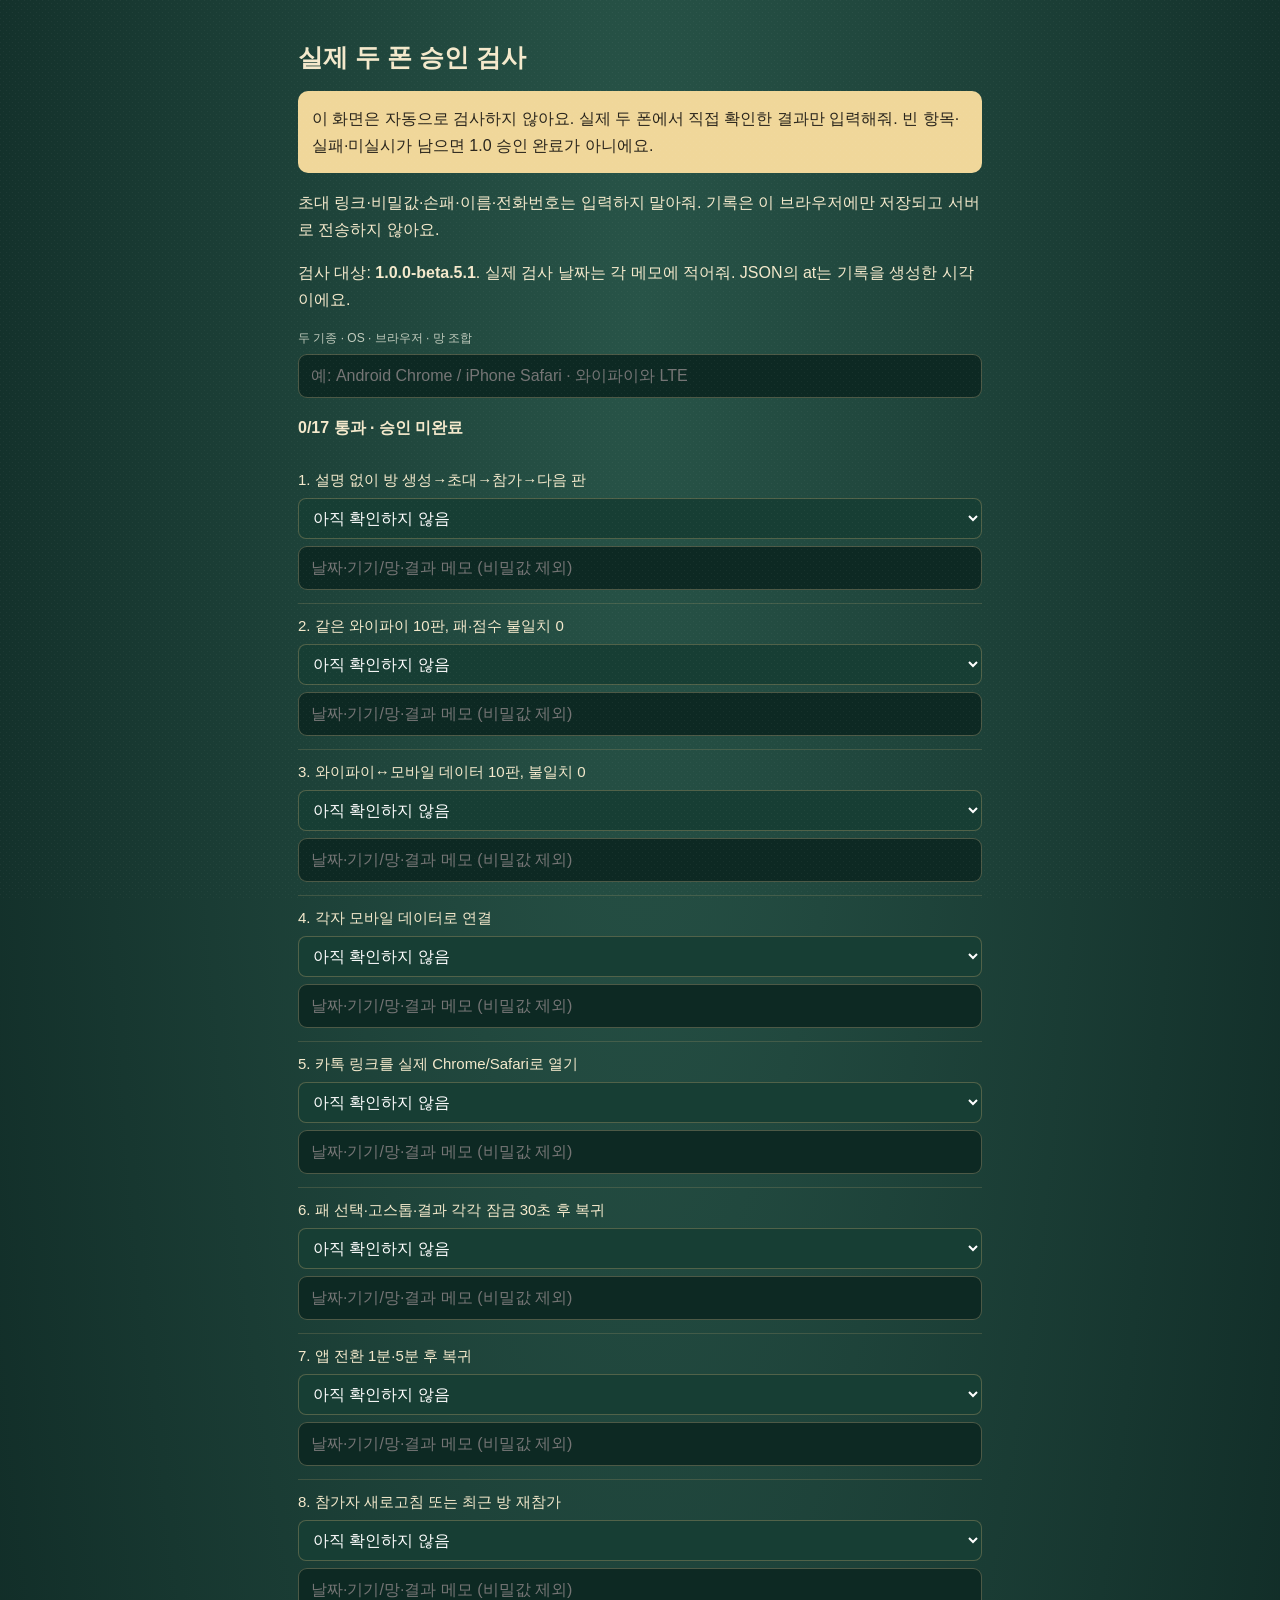
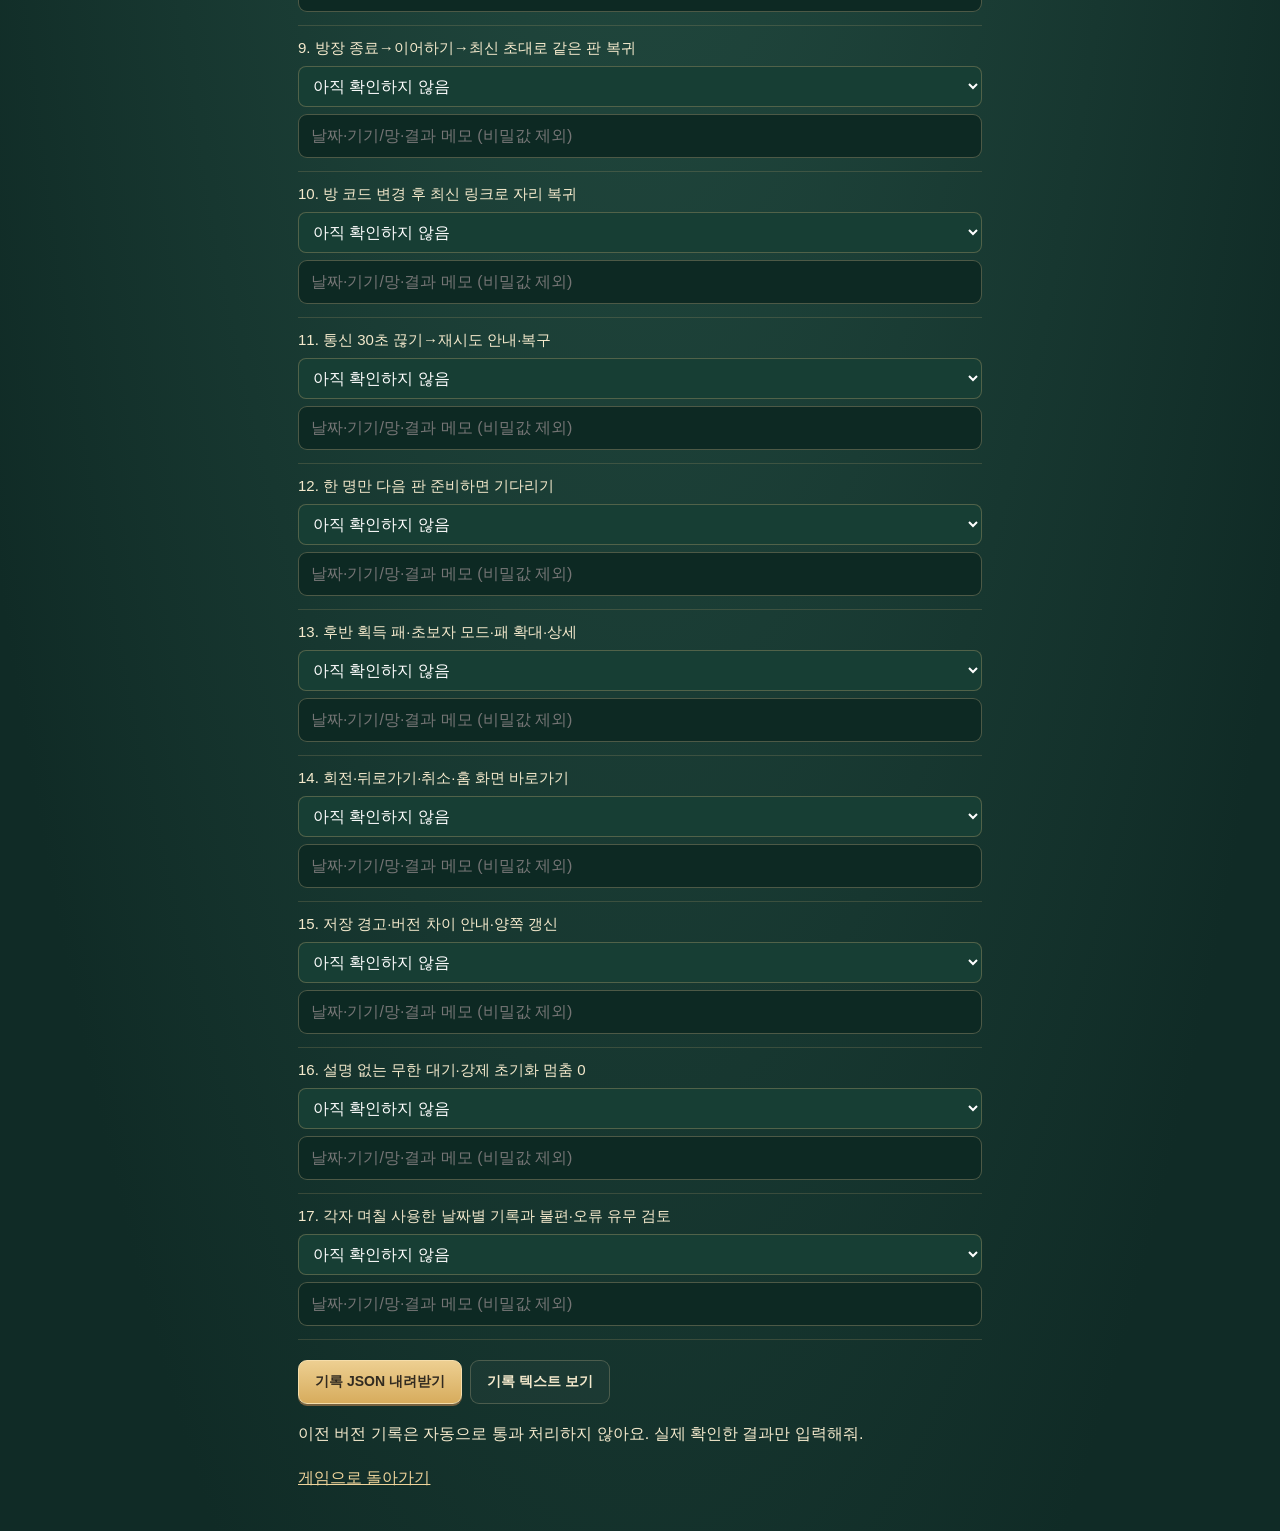
<file: device-check.html>
<!doctype html><html lang="ko"><head><meta charset="utf-8"><meta name="viewport" content="width=device-width,initial-scale=1"><title>Game BBang · 실제 두 폰 검사</title><link rel="stylesheet" href="style.css?v=1.0.0-beta.5.1"><style>main{max-width:720px;margin:auto;padding:24px 18px}h1{font-size:25px}p{line-height:1.7}.case{padding:13px 0;border-bottom:1px solid #c6ac7333}.case label{font-size:15px;color:#f4e9cc;margin:0 0 8px}.case select{padding:10px;font:inherit;background:#173e34;color:#fff;width:100%;border:1px solid #c6ac7355;border-radius:8px}.case input{margin-top:7px}.row{flex-wrap:wrap}textarea{width:100%;min-height:140px;font:12px monospace;user-select:text}a{color:#efd49b}.notice{background:#f0d79a;color:#29251c;padding:14px;border-radius:10px}#qaSummary{font-weight:bold;line-height:1.8}</style></head><body><main><h1>실제 두 폰 승인 검사</h1><p class="notice">이 화면은 자동으로 검사하지 않아요. 실제 두 폰에서 직접 확인한 결과만 입력해줘. 빈 항목·실패·미실시가 남으면 1.0 승인 완료가 아니에요.</p><p>초대 링크·비밀값·손패·이름·전화번호는 입력하지 말아줘. 기록은 이 브라우저에만 저장되고 서버로 전송하지 않아요.</p><p>검사 대상: <b>1.0.0-beta.5.1</b>. 실제 검사 날짜는 각 메모에 적어줘. JSON의 at는 기록을 생성한 시각이에요.</p><label for="devices">두 기종 · OS · 브라우저 · 망 조합</label><input id="devices" maxlength="300" placeholder="예: Android Chrome / iPhone Safari · 와이파이와 LTE"><p id="qaSummary" role="status"></p><div id="cases"></div><div class="row" style="margin-top:20px"><button class="btn" id="exportQa">기록 JSON 내려받기</button><button class="btn2" id="copyQa">기록 텍스트 보기</button></div><textarea id="qaText" readonly hidden aria-label="기기 검사 기록"></textarea><p id="qaStatus" role="status"></p><p><a href="./">게임으로 돌아가기</a></p></main><script>
const cases=['설명 없이 방 생성→초대→참가→다음 판','같은 와이파이 10판, 패·점수 불일치 0','와이파이↔모바일 데이터 10판, 불일치 0','각자 모바일 데이터로 연결','카톡 링크를 실제 Chrome/Safari로 열기','패 선택·고스톱·결과 각각 잠금 30초 후 복귀','앱 전환 1분·5분 후 복귀','참가자 새로고침 또는 최근 방 재참가','방장 종료→이어하기→최신 초대로 같은 판 복귀','방 코드 변경 후 최신 링크로 자리 복귀','통신 30초 끊기→재시도 안내·복구','한 명만 다음 판 준비하면 기다리기','후반 획득 패·초보자 모드·패 확대·상세','회전·뒤로가기·취소·홈 화면 바로가기','저장 경고·버전 차이 안내·양쪽 갱신','설명 없는 무한 대기·강제 초기화 멈춤 0','각자 며칠 사용한 날짜별 기록과 불편·오류 유무 검토'];
const candidate='1.0.0-beta.5.1';const key=(location.pathname.includes('/preview/')?'bbang-preview-':'bbang-')+'device-acceptance-'+candidate+'-v2';let saved={};try{const value=JSON.parse(localStorage.getItem(key));if(value&&value.candidate===candidate&&Array.isArray(value.results)&&value.results.length===cases.length&&value.results.every((r,i)=>r.name===cases[i]))saved=value;}catch(e){};document.getElementById('devices').value=saved.devices||'';document.getElementById('cases').innerHTML=cases.map((c,i)=>'<div class="case"><label for="c'+i+'">'+(i+1)+'. '+c+'</label><select id="c'+i+'"><option value="">아직 확인하지 않음</option><option value="pass">실제 폰에서 통과</option><option value="fail">실패</option><option value="na">미실시</option></select><input id="n'+i+'" maxlength="200" placeholder="날짜·기기/망·결과 메모 (비밀값 제외)" aria-label="'+(i+1)+'번 검사 메모"></div>').join('');for(let i=0;i<cases.length;i++){document.getElementById('c'+i).value=saved.results?.[i]?.status||'';document.getElementById('n'+i).value=saved.results?.[i]?.note||'';}
function record(){const results=cases.map((name,i)=>({name,status:document.getElementById('c'+i).value,note:document.getElementById('n'+i).value}));const devices=document.getElementById('devices').value;return {kind:'manual-physical-device-test',app:'Game BBang',candidate,at:new Date().toISOString(),devices,accepted:!!devices.trim()&&results.every(r=>r.status==='pass'),results};}
function change(event){const r=record(),pass=r.results.filter(x=>x.status==='pass').length;document.getElementById('qaSummary').textContent=pass+'/'+cases.length+' 통과 · '+(r.accepted?'모든 항목을 통과로 기록했어요. 실제 수행 여부와 기록을 검토한 뒤 별도 배포 승인이 필요해요.':'승인 미완료');if(event===false){document.getElementById('qaStatus').textContent='이전 버전 기록은 자동으로 통과 처리하지 않아요. 실제 확인한 결과만 입력해줘.';return;}try{localStorage.setItem(key,JSON.stringify(r));document.getElementById('qaStatus').textContent='이 브라우저에 기록했어요.';}catch(e){document.getElementById('qaStatus').textContent='저장 실패. 기록 텍스트를 보관해줘.';}}
document.addEventListener('input',change);document.addEventListener('change',change);document.getElementById('copyQa').onclick=()=>{const t=document.getElementById('qaText');t.hidden=false;t.value=JSON.stringify(record(),null,2);t.focus();t.select();};document.getElementById('exportQa').onclick=()=>{const u=URL.createObjectURL(new Blob([JSON.stringify(record(),null,2)],{type:'application/json'})),a=document.createElement('a');a.href=u;a.download='Game-BBang-device-check.json';a.click();setTimeout(()=>URL.revokeObjectURL(u),1000);};change(false);</script></body></html>
</file>
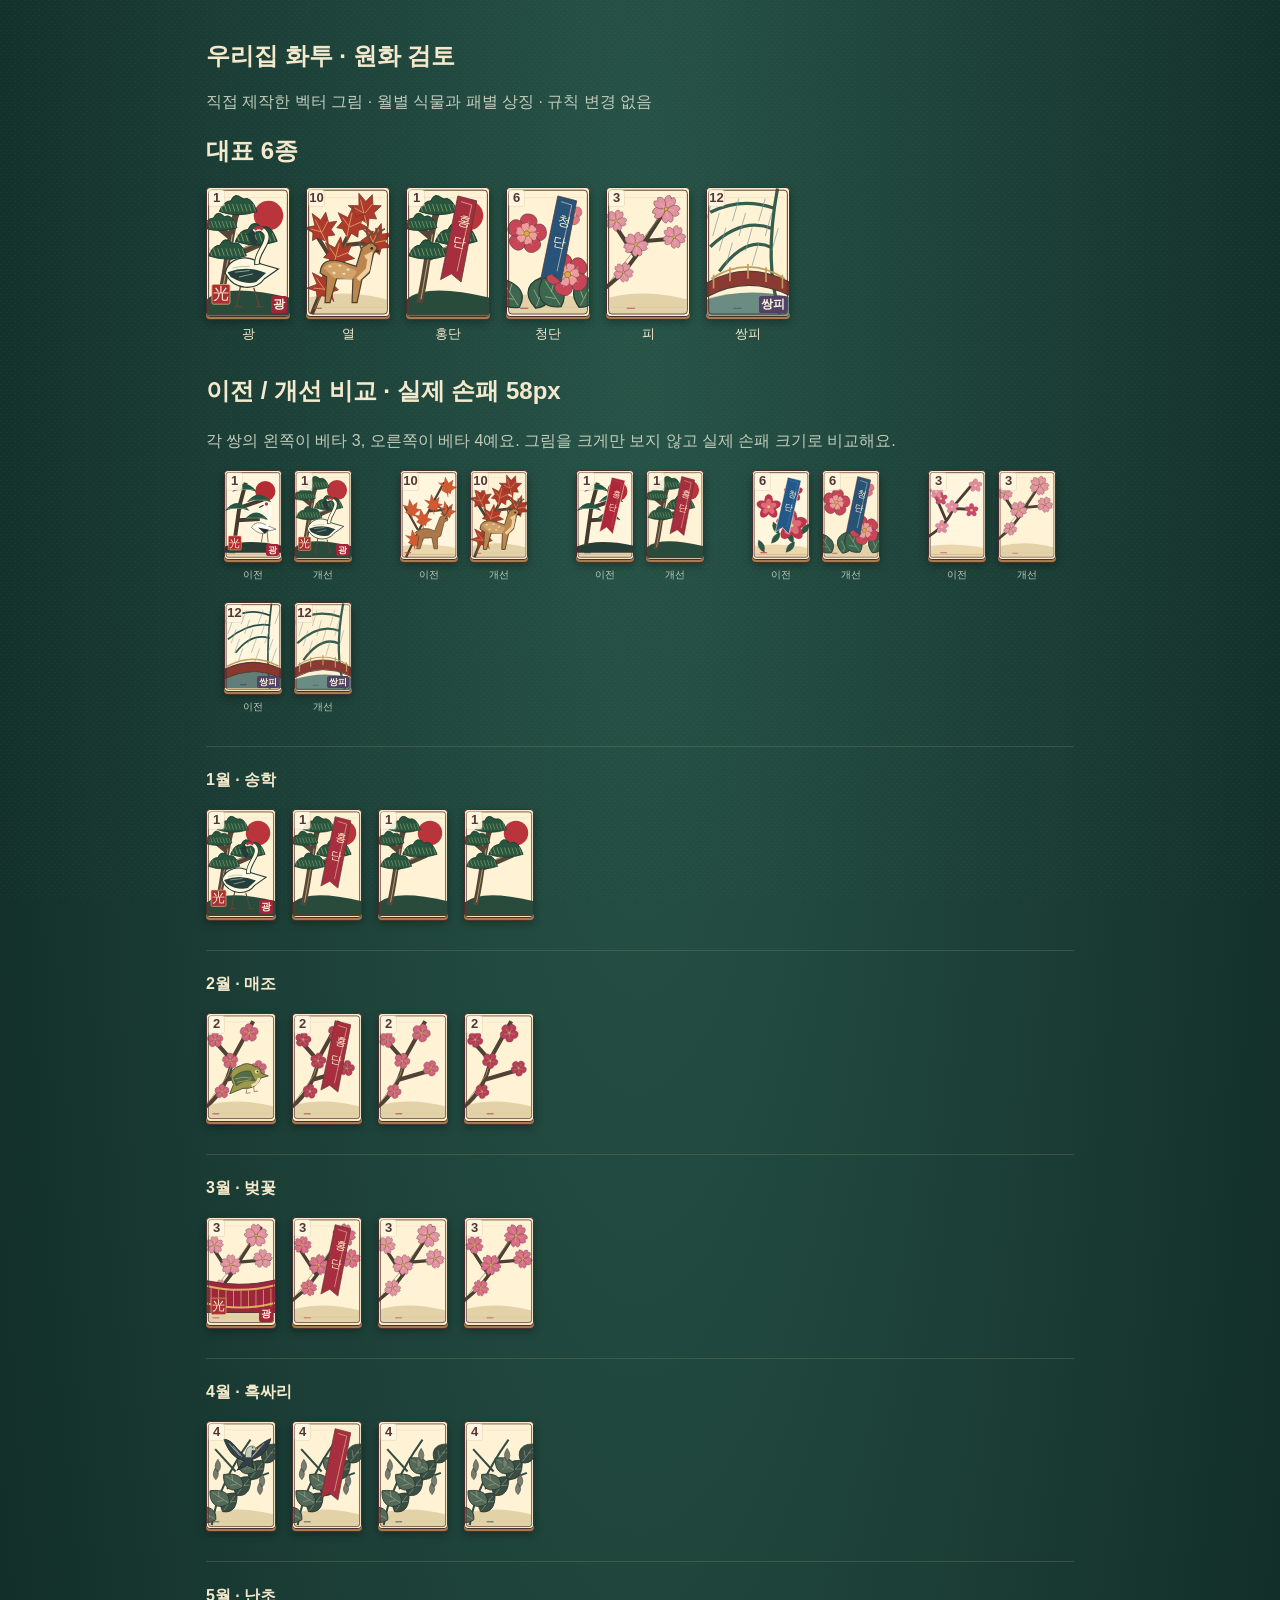
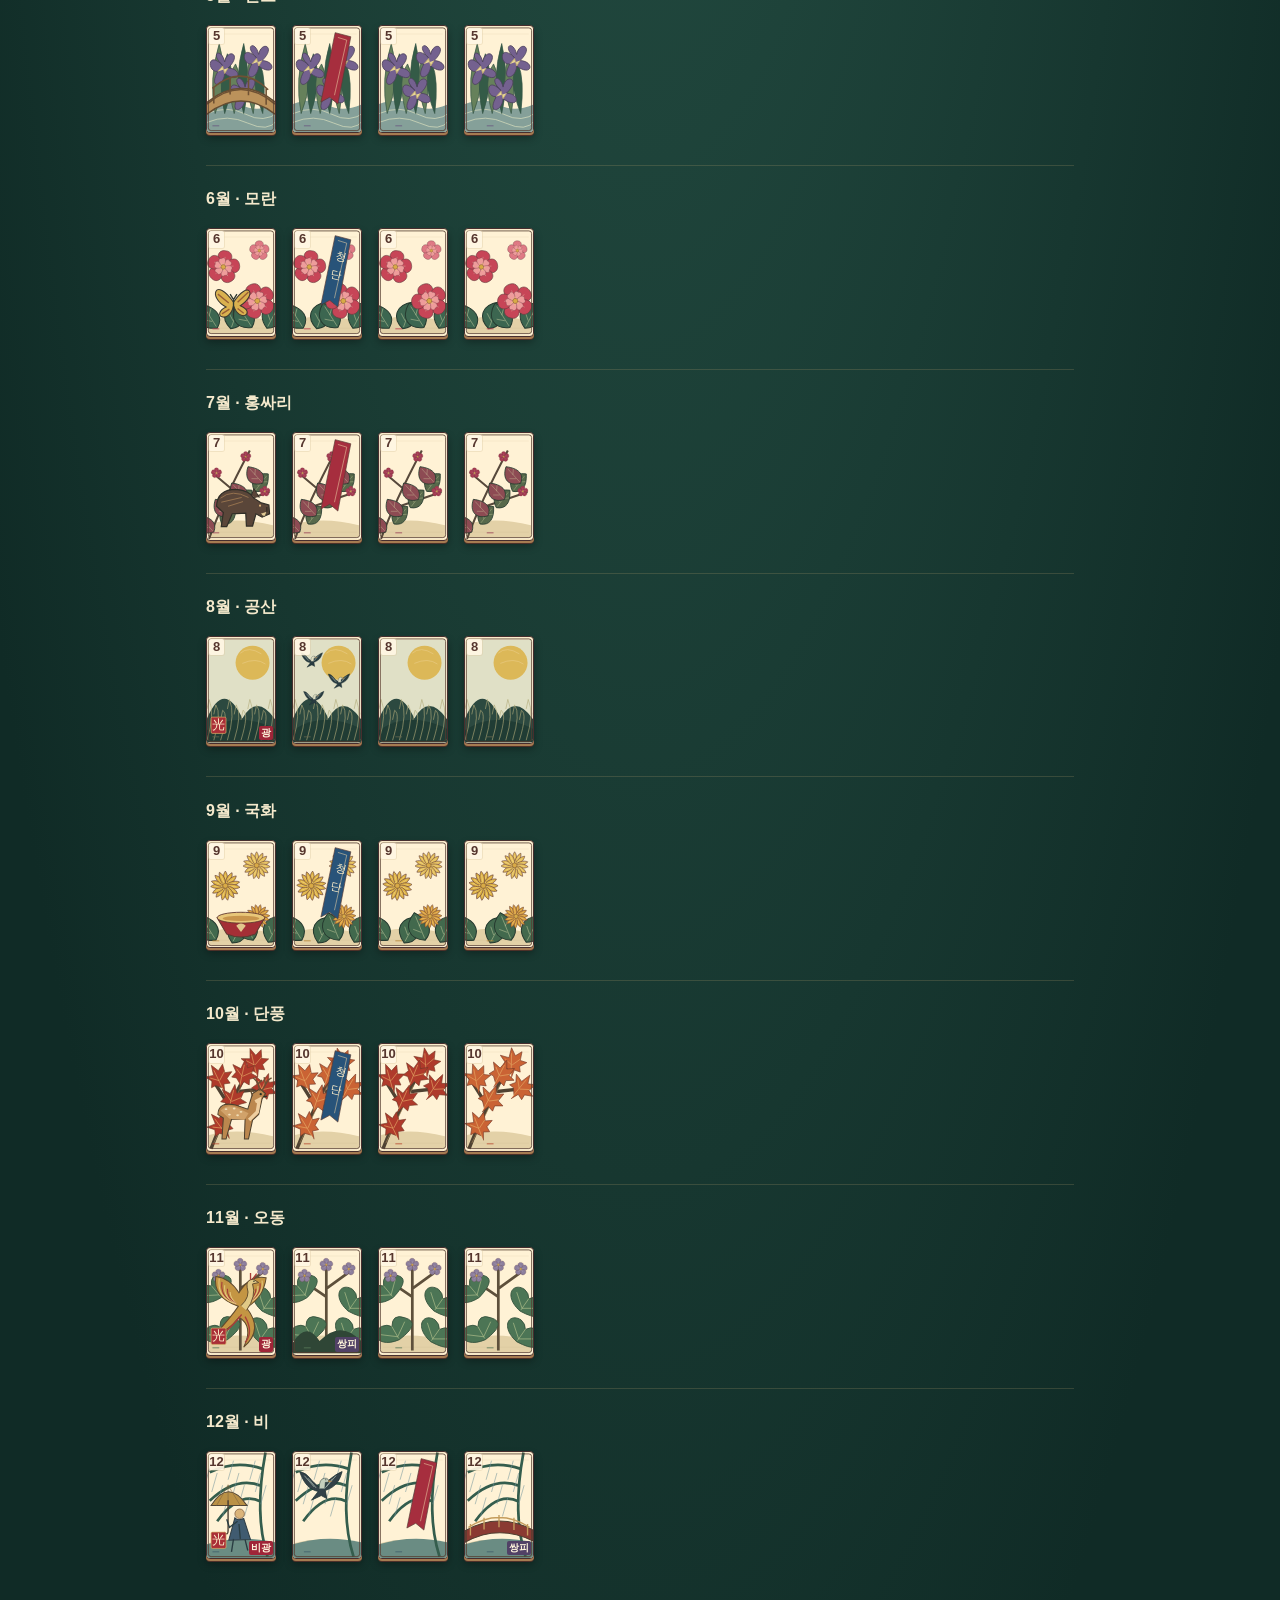
<file: gallery.html>
<!doctype html><html lang="ko"><meta charset="utf-8"><meta name="viewport" content="width=device-width,initial-scale=1"><title>Game BBang · 원화 검토</title><link rel="stylesheet" href="style.css?v=1.0.0-beta.5.1"><style>main{max-width:900px;margin:auto;padding:24px 16px}h1{font-size:24px}p{line-height:1.7;color:#c1cbbd}.samples,.month{display:flex;gap:16px;flex-wrap:wrap;align-items:center;margin:18px 0 32px}.samples .card{--w:84px}.month .card{--w:70px}.samples.small .card{--w:58px}section{border-top:1px solid #c6ac7333;padding-top:10px}section h2{font-size:16px}small{display:block;margin-top:8px}article{text-align:center}.compare-grid{display:grid;grid-template-columns:repeat(auto-fit,minmax(140px,1fr));gap:20px 12px;margin-bottom:32px}.compare-pair{display:flex;gap:12px;justify-content:center}.compare-pair .card{--w:58px}.compare-pair small{font-size:10px;color:#c1cbbd}</style><main><h1>우리집 화투 · 원화 검토</h1><p>직접 제작한 벡터 그림 · 월별 식물과 패별 상징 · 규칙 변경 없음</p><h2>대표 6종</h2><div class="samples" id="samples"></div><h2>이전 / 개선 비교 · 실제 손패 58px</h2><p>각 쌍의 왼쪽이 베타 3, 오른쪽이 베타 4예요. 그림을 크게만 보지 않고 실제 손패 크기로 비교해요.</p><div class="compare-grid" id="smallSamples"></div><div id="all"></div></main><script src="engine.js?v=1.0.0-beta.5.1"></script><script src="artwork.js?v=1.0.0-beta.5.1"></script><script>// ===== 화면 =====
function cardHTML(c,cls='',extra=''){
  if(c===null||c===undefined)return `<div class="card back ${cls}">${cardBackArt()}</div>`;
  const m=cm(c),interactive=extra.includes('onclick='),tag=interactive?'button':'div';
  return `<${tag} ${interactive?`type="button" aria-label="${m}월 ${MN[m]} ${sym(c)}"`:""} class="card k-${ck(c)} ${cls}" style="--mc:${MCOL[m]}" data-id="${c}" ${extra}><span class="mo">${m}</span><span class="sym">${sym(c)}</span>${cardArt(c)}<span class="nm">${MN[m]}</span></${tag}>`;
}
const beta3Art=(function(){// Original Game BBang vector artwork. No third-party images or fonts.
const ART_PALETTE=['','#234d3c','#ac3652','#d15979','#283f43','#70528b','#b83448','#af405b','#5b6249','#c18328','#b74628','#56735a','#354e66'];
function artFlower(x,y,r,color){return '<g transform="translate('+x+' '+y+')">'+[0,72,144,216,288].map(a=>'<ellipse cx="0" cy="'+(-r*.58)+'" rx="'+r*.43+'" ry="'+r*.66+'" transform="rotate('+a+')" fill="'+color+'" stroke="#321f2922" stroke-width=".7"/>').join('')+'<circle r="'+r*.23+'" fill="#efc76c"/></g>';}
function artLeaf(x,y,a,col){return '<path d="M0 0 Q-10 -12 0 -24 Q10 -12 0 0 M0 0 V-20" transform="translate('+x+' '+y+') rotate('+a+')" fill="'+col+'" stroke="#183c3299" stroke-width=".8"/>';}
function artBird(x,y,s,white=false){return '<g transform="translate('+x+' '+y+') scale('+s+')"><path d="M-21 0 Q-13 -19 0 -4 Q12 -20 24 -5 L5 0 Q2 10 -3 2 Z" fill="'+(white?'#fff9e8':'#253037')+'" stroke="#253037" stroke-width="1.1"/><path d="M-2 1 Q3 -12 8 -10 L12 -7 L7 -6 Q4 -3 4 2" fill="'+(white?'#fff9e8':'#45565b')+'" stroke="#253037" stroke-width="1"/><path d="M10 -8 L16 -7 L11 -5" fill="#d28c41"/></g>';}
function cardBackArt(){return '<svg class="art back-art" viewBox="0 0 100 155" aria-hidden="true"><rect width="100" height="155" rx="6" fill="#731f2c"/><rect x="6" y="6" width="88" height="143" rx="3" fill="none" stroke="#d6aa6b" stroke-width="1.4"/>'+Array.from({length:9},(_,i)=>'<path d="M8 '+(15+i*16)+' L50 '+(1+i*16)+' L92 '+(15+i*16)+' M8 '+(15+i*16)+' L50 '+(29+i*16)+' L92 '+(15+i*16)+'" fill="none" stroke="#bb724f" stroke-width=".7"/>').join('')+'<path d="M50 45 L73 77 L50 110 L27 77 Z" fill="#731f2c" stroke="#edc985" stroke-width="1.5"/><text x="50" y="85" text-anchor="middle" fill="#f6dfb2" font-size="26" font-weight="bold" font-family="serif">빵</text></svg>';}
function cardArt(c){
 const m=cm(c),k=ck(c),variant=c%4,col=ART_PALETTE[m],special=k==='gwang'||k==='yeol',shift=variant*3;
 let p='<rect width="100" height="155" rx="5" fill="#fff6dd"/><path d="M3 133 Q38 126 97 136 V152 H3 Z" fill="#ead7ad"/><path d="M4 148 H96" stroke="#b69460" stroke-width=".6"/>';
 if(m===1){p+='<circle cx="72" cy="35" r="18" fill="#b52c33"/><path d="M0 134 Q36 119 100 132 V145 H0" fill="#263e36"/><path d="M16 132 L26 61 L37 20 M26 65 L68 50 M23 87 L62 85" fill="none" stroke="#443a2d" stroke-width="7"/>';for(const [x,y]of [[34,31],[60,50],[21,65],[55,82]])p+='<path d="M'+(x-21)+' '+(y+5)+' Q'+x+' '+(y-23)+' '+(x+23)+' '+(y+5)+' Q'+x+' '+(y-3)+' '+(x-21)+' '+(y+5)+'" fill="#255643"/><path d="M'+(x-16)+' '+(y+1)+' H'+(x+17)+'" stroke="#aec094" stroke-width=".8"/>';if(k==='gwang')p+='<path d="M65 126 L69 103 M77 127 L75 104" stroke="#8c5834" stroke-width="1.6"/><path d="M47 100 Q55 85 75 96 L91 103 L78 106 Q66 118 47 100" fill="#fffdf4" stroke="#334745"/><path d="M75 97 Q84 68 80 62 Q76 55 70 61 Q65 68 75 75" fill="none" stroke="#fffdf4" stroke-width="5"/><path d="M69 60 L61 64" stroke="#252d31" stroke-width="2"/><circle cx="74" cy="58" r="3" fill="#c62b32"/><path d="M59 100 L79 104 L71 111" fill="#252d31"/>';}
 if(m===2||m===3){p+='<path d="M-8 120 Q34 97 45 61 L83 16 M30 86 L8 35 M43 66 L86 68" fill="none" stroke="#493c35" stroke-width="5"/>';for(const [i,[x,y]]of [[20,48],[39,63],[58,44],[79,25],[76,69],[22,99],[46,83],[10,36]].entries())if(i%4!==variant||special)p+=artFlower(x+((i+shift)%5),y,m===3?10:7,m===3?(i%2?'#e28ca3':'#c84b70'):(i%2?'#bd3753':'#e8a5ac'));if(m===2&&k==='yeol')p+='<g transform="translate(56 79)"><path d="M-18 1 Q-8 -14 9 -8 Q19 -5 17 3 L30 11 L12 9 Q-7 18 -18 1" fill="#b99a43" stroke="#56452d"/><path d="M-9 1 L11 5 L20 11 L-2 7" fill="#697346"/><circle cx="13" cy="-4" r="1.5" fill="#222"/><path d="M17 -5 L25 -2 L17 0" fill="#bc6236"/></g>';if(m===3&&k==='gwang')p+='<path d="M0 83 Q50 94 100 83 V134 H0Z" fill="#ab243d"/><path d="M0 92 Q50 103 100 92 M0 121 Q50 132 100 121" fill="none" stroke="#efc477" stroke-width="3"/><path d="M9 95 V125 M26 99 V129 M44 101 V131 M62 100 V130 M80 97 V127 M97 93 V123" stroke="#f5d59c" stroke-width="1.5"/>';}
 if(m===4||m===7){p+='<path d="M13 151 Q19 79 57 19 M31 102 L87 75 M34 78 L9 49 M45 53 L84 28" fill="none" stroke="'+col+'" stroke-width="3"/>';for(var i=0;i<10;i++)p+=artLeaf(17+i*6,125-i*9,(i%2?45:-50)+shift,col);if(m===4&&k==='yeol')p+=artBird(67,42,1.05);if(m===7&&k==='yeol')p+='<g transform="translate(53 112)"><path d="M-34 0 Q-27 -27 2 -20 Q18 -22 26 -7 L38 -3 L37 9 L25 11 L20 23 L11 22 L10 11 L-15 14 L-22 24 L-30 23 L-29 10 Z" fill="#5a4338" stroke="#312d28"/><path d="M-18 -17 L-10 -24 L-9 -16 M16 -16 L20 -23 L24 -13" fill="#5a4338"/><path d="M29 4 L34 10 L39 5" fill="#eedbb4"/><circle cx="23" cy="-3" r="1.5" fill="#e6c590"/></g>';}
 if(m===5){p+='<path d="M0 112 Q26 100 52 113 T104 111 V148 H0Z" fill="#6c95a4"/><path d="M0 124 Q28 111 57 124 T103 121 M0 138 Q28 125 56 138 T102 135" fill="none" stroke="#d3e2d5" stroke-width="2"/>';for(var i=0;i<6;i++)p+='<path d="M'+(11+i*15)+' 119 Q'+(2+i*14)+' 77 '+(16+i*13)+' '+(47+(i%3)*12)+' Q'+(28+i*10)+' 91 '+(11+i*15)+' 119" fill="'+(i%2?'#2f604f':'#668259')+'"/>';for(var i=0;i<3;i++)p+=artFlower(21+i*29,64+(i%2)*22,12,'#77528d');if(k==='yeol')p+='<path d="M0 118 Q50 78 100 116 L100 128 Q50 90 0 130Z" fill="#bc8e53" stroke="#644d36" stroke-width="2"/><path d="M10 114 V91 M32 103 V80 M57 101 V78 M82 108 V85 M98 116 V94 M7 94 Q50 59 99 97" fill="none" stroke="#735037" stroke-width="3"/>';}
 if(m===6){for(var i=0;i<6;i++)p+=artLeaf(20+i*13,144-(i%3)*16,i%2?40:-25,'#315a45');for(const[x,y,r]of [[28,63,18],[69,96,23],[72,37,14]]){p+=artFlower(x,y,r,'#bd344c')+artFlower(x,y,r*.65,'#df6a77');}if(k==='yeol')for(const[x,y,s]of [[28,105,.8],[67,52,.65]])p+='<g transform="translate('+x+' '+y+') scale('+s+')"><path d="M0 0 C-29 -37 -28 10 -4 11 C-18 36 9 29 0 0 C26 -35 30 8 4 11 C18 33 -6 29 0 0" fill="#e5b647" stroke="#4c3435" stroke-width="2"/><path d="M0 -6 V21 M-1 -5 L-7 -11 M1 -5 L7 -11" stroke="#342c2b" stroke-width="2"/></g>';}
 if(m===8){p+='<rect x="2" y="2" width="96" height="145" fill="#e4e4cd"/><circle cx="69" cy="43" r="24" fill="#ebbd50"/><path d="M0 122 Q25 70 50 117 Q77 87 100 123 V151 H0Z" fill="#263f3c"/><path d="M0 138 Q27 116 100 139 V151 H0Z" fill="#162e2d"/>';for(var i=0;i<10;i++)p+='<path d="M'+(i*11)+' 146 Q'+(i*11+12)+' 114 '+(i*11+5)+' '+(92+(i%4)*6)+'" stroke="#8b9475" fill="none" stroke-width="1"/>';if(k==='yeol')p+=artBird(31,42,.52)+artBird(70,70,.48)+artBird(28,85,.45);}
 if(m===9){for(var i=0;i<6;i++)p+=artLeaf(14+i*15,147-(i%3)*10,i%2?25:-30,'#365f48');for(const[x,y,r]of [[24,74,17],[67,49,20],[76,113,14]])p+='<g transform="translate('+x+' '+y+')">'+Array.from({length:14},(_,i)=>'<ellipse cy="'+(-r*.6)+'" rx="2.4" ry="'+(r*.65)+'" transform="rotate('+(i*360/14)+')" fill="'+(variant%2?'#d59b2f':'#edc64d')+'" stroke="#ab7730" stroke-width=".45"/>').join('')+'<circle r="4" fill="#c87929"/></g>';if(k==='yeol')p+='<path d="M20 111 Q50 102 80 111 L69 131 Q50 140 30 131Z" fill="#ae2832" stroke="#64282b" stroke-width="1.4"/><ellipse cx="50" cy="111" rx="30" ry="7" fill="#f5d98b" stroke="#8c3f2f"/><path d="M44 114 L50 109 L56 114 L50 119Z" fill="#b33c37"/>';}
 if(m===10){p+='<path d="M9 153 Q39 88 77 19 M30 104 L7 63 M49 71 L89 67" fill="none" stroke="#51412f" stroke-width="4"/>';for(const[x,y]of [[18,66],[38,83],[57,57],[82,26],[81,69],[23,120]])p+='<path d="M0 13 L-10 7 L-6 2 L-15 -6 L-5 -4 L-3 -16 L3 -5 L11 -11 L9 0 L17 2 L8 8 L6 14 L2 11 V20" transform="translate('+x+' '+y+') rotate('+shift+')" fill="'+(variant%2?'#b8432d':'#d05a31')+'" stroke="#8f3529" stroke-width=".6"/>';if(k==='yeol')p+='<g transform="translate(55 114)"><path d="M-30 -5 Q-15 -18 5 -8 L15 -33 L24 -37 L29 -28 L22 -23 L16 1 L10 4 L10 24 L4 24 L0 4 L-15 5 L-21 24 L-27 24 L-23 2Z" fill="#ad7849" stroke="#5d4832" stroke-width="1.3"/><path d="M22 -35 L15 -49 L11 -52 M17 -43 L23 -48 M24 -36 L31 -49 L36 -50 M29 -45 L27 -54" fill="none" stroke="#694d33" stroke-width="2"/><circle cx="25" cy="-30" r="1.2" fill="#252e2b"/></g>';}
 if(m===11){for(var i=0;i<7;i++)p+=artLeaf(13+i*13,146-(i%3)*12,i%2?30:-35,'#416a50');p+='<path d="M50 139 V35 M50 79 L21 54 M50 66 L79 40" stroke="#514a39" stroke-width="3"/>';for(const[x,y]of [[22,49],[48,29],[76,37],[50,64]])p+=artFlower(x,y,11,'#857091');if(k==='gwang')p+='<g transform="translate(49 75)"><path d="M-6 9 Q-41 -5 -30 -36 Q-13 -27 -4 -9 Q6 -29 30 -31 Q27 -8 8 7 Q28 41 3 63 Q14 37 -5 23 Q-18 46 -34 47 Q-15 23 -6 9" fill="#c48c33" stroke="#66502d" stroke-width="1.6"/><path d="M-3 4 Q9 -6 5 -17 Q3 -24 10 -27 L18 -25 L11 -22 Q15 -8 5 10" fill="#f3d18b" stroke="#66502d"/><path d="M8 -28 L7 -35 M11 -28 L15 -34 M-7 12 Q-18 36 -25 40 M2 20 Q16 40 4 54" fill="none" stroke="#a72f34" stroke-width="2.5"/></g>';if(k==='ssang')p+='<path d="M0 139 Q20 102 40 139 Q68 96 100 136 V154 H0Z" fill="#343c34"/>';}
 if(m===12){p+='<path d="M0 130 Q34 115 100 129 V151 H0" fill="#627e78"/><path d="M80 152 Q72 91 83 0 M82 22 Q43 6 13 26 M81 39 Q44 32 5 64 M80 62 Q47 51 19 88" fill="none" stroke="#294e45" stroke-width="3"/>';for(var i=0;i<16;i++)p+='<path d="M'+(8+i*6)+' '+(12+(i%5)*17)+' l-9 25" stroke="#829fad" stroke-width="1"/>';if(k==='gwang')p+='<path d="M7 77 Q28 40 55 76Z" fill="#b18438" stroke="#5c4932"/><path d="M31 69 V111 Q30 119 25 113" fill="none" stroke="#46362e" stroke-width="2"/><circle cx="41" cy="91" r="6" fill="#cfb17f"/><path d="M34 99 L49 99 L53 125 L31 126Z" fill="#405a76"/><path d="M37 125 L36 141 M47 125 L50 139" stroke="#373839" stroke-width="3"/>';if(k==='yeol')p+=artBird(42,46,.95);if(k==='ssang')p+='<path d="M0 117 Q50 93 100 117 V133 Q50 110 0 134Z" fill="#8a382f" stroke="#4f3c31" stroke-width="2"/><path d="M4 112 Q50 87 96 112" fill="none" stroke="#c79a56" stroke-width="3"/>';}
 if(['hong','cheong','cho','tti'].includes(k)){const rc=k==='cheong'?'#23588b':k==='cho'?'#b73136':k==='hong'?'#ad2639':'#a44738';p+='<path d="M62 10 L86 16 L64 112 L53 100 L40 108Z" fill="'+rc+'" stroke="#fff3d2" stroke-width="1"/><path d="M66 16 L80 20 L61 99" fill="none" stroke="#ffffff44" stroke-width=".7"/>';if(k==='hong'||k==='cheong')p+='<text x="69" y="46" transform="rotate(14 69 46)" fill="#fff1d0" font-size="15" font-family="serif" text-anchor="middle">'+(k==='hong'?'홍':'청')+'</text><text x="62" y="69" transform="rotate(14 62 69)" fill="#fff1d0" font-size="15" font-family="serif" text-anchor="middle">단</text>';}
 if(k==='gwang')p+='<rect x="6" y="115" width="23" height="25" rx="2" fill="#b72832" stroke="#ebc27d"/><text x="17.5" y="134" text-anchor="middle" fill="#fff0cf" font-size="20" font-family="serif">光</text>';
 // Ivory framing, distinct pi variant detailing, and guaranteed unique per-card composition.
 p+='<path d="M'+(6+variant*7)+' 145 h12" stroke="'+col+'" stroke-width="1.6"/><rect x="2" y="2" width="96" height="151" rx="4" fill="none" stroke="#4b302b" stroke-width="1.4"/>';
 return '<svg class="art" data-art="'+c+'" viewBox="0 0 100 155" aria-hidden="true">'+p+'</svg>';
}
;return cardArt;})();
document.getElementById("samples").innerHTML=[0,36,1,21,10,47].map(c=>"<article>"+cardHTML(c)+"<small>"+sym(c)+"</small></article>").join("");document.getElementById("smallSamples").innerHTML=[0,36,1,21,10,47].map(c=>'<div class="compare-pair"><article>'+cardHTML(c).replace(cardArt(c),beta3Art(c))+'<small>이전</small></article><article>'+cardHTML(c)+'<small>개선</small></article></div>').join("");document.getElementById("all").innerHTML=Array.from({length:12},(_,i)=>"<section><h2>"+(i+1)+"월 · "+MN[i+1]+"</h2><div class=month>"+Array.from({length:4},(_,j)=>cardHTML(i*4+j)).join("")+"</div></section>").join("");</script></html>
</file>
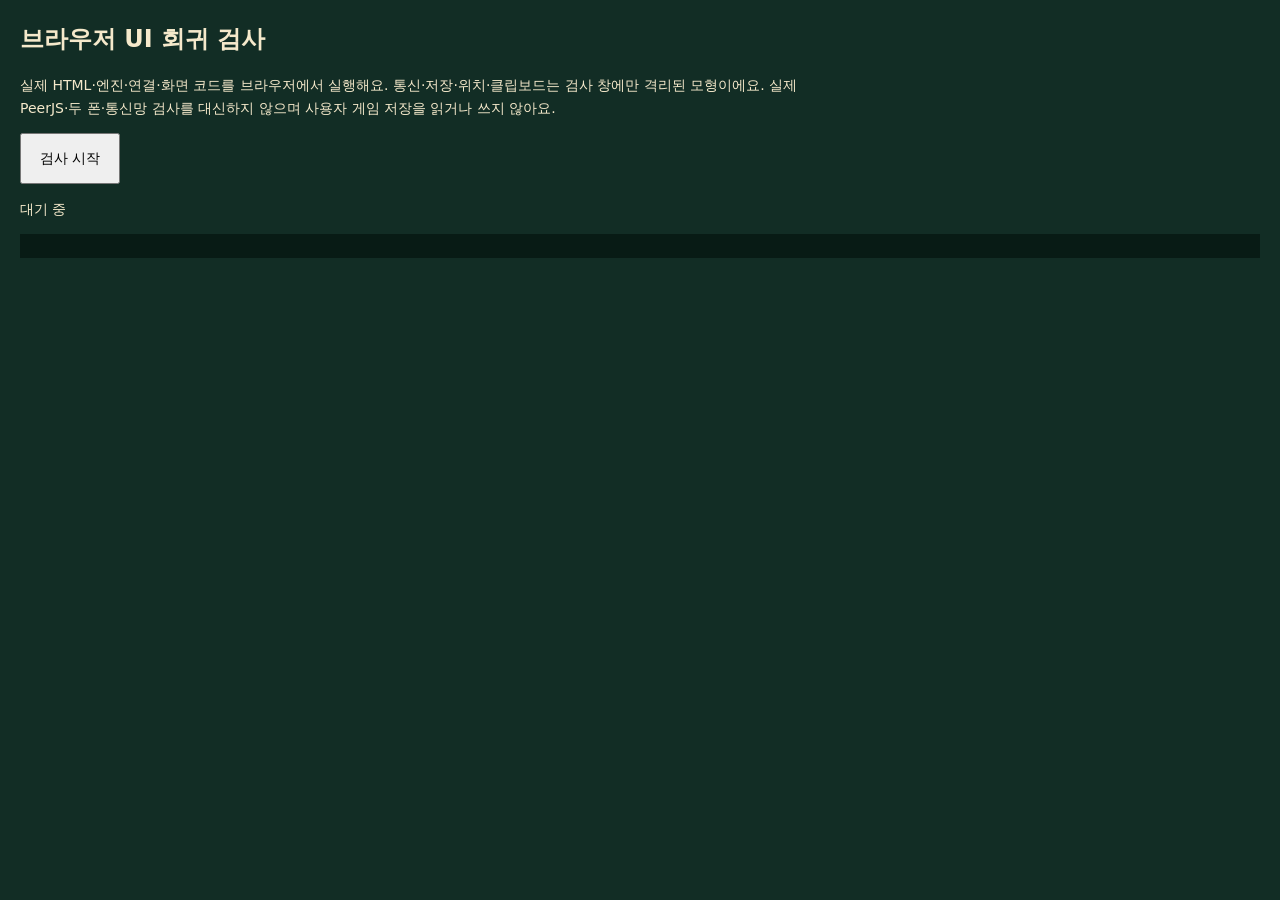
<file: tests-ui.html>
<!doctype html><html lang="ko"><head><meta charset="utf-8"><meta name="viewport" content="width=device-width,initial-scale=1"><title>Game BBang · 브라우저 UI 검사</title><style>body{font:14px/1.6 system-ui;margin:20px;background:#122d25;color:#f5e9cb}button{padding:12px 18px;font:inherit}pre{white-space:pre-wrap;max-height:220px;overflow:auto;background:#081b15;padding:12px}iframe{border:0;background:#173e34;height:560px;flex:none}.frames{display:flex;gap:12px;overflow:auto;max-height:590px}h1{font-size:24px}p{max-width:800px}</style></head><body><h1>브라우저 UI 회귀 검사</h1><p>실제 HTML·엔진·연결·화면 코드를 브라우저에서 실행해요. 통신·저장·위치·클립보드는 검사 창에만 격리된 모형이에요. 실제 PeerJS·두 폰·통신망 검사를 대신하지 않으며 사용자 게임 저장을 읽거나 쓰지 않아요.</p><button id="runUi">검사 시작</button><p id="uiStatus" role="status">대기 중</p><pre id="uiResults"></pre><div class="frames" id="frames"></div><script src="tests-ui.js?v=1.0.0-beta.5.1"></script></body></html>
</file>
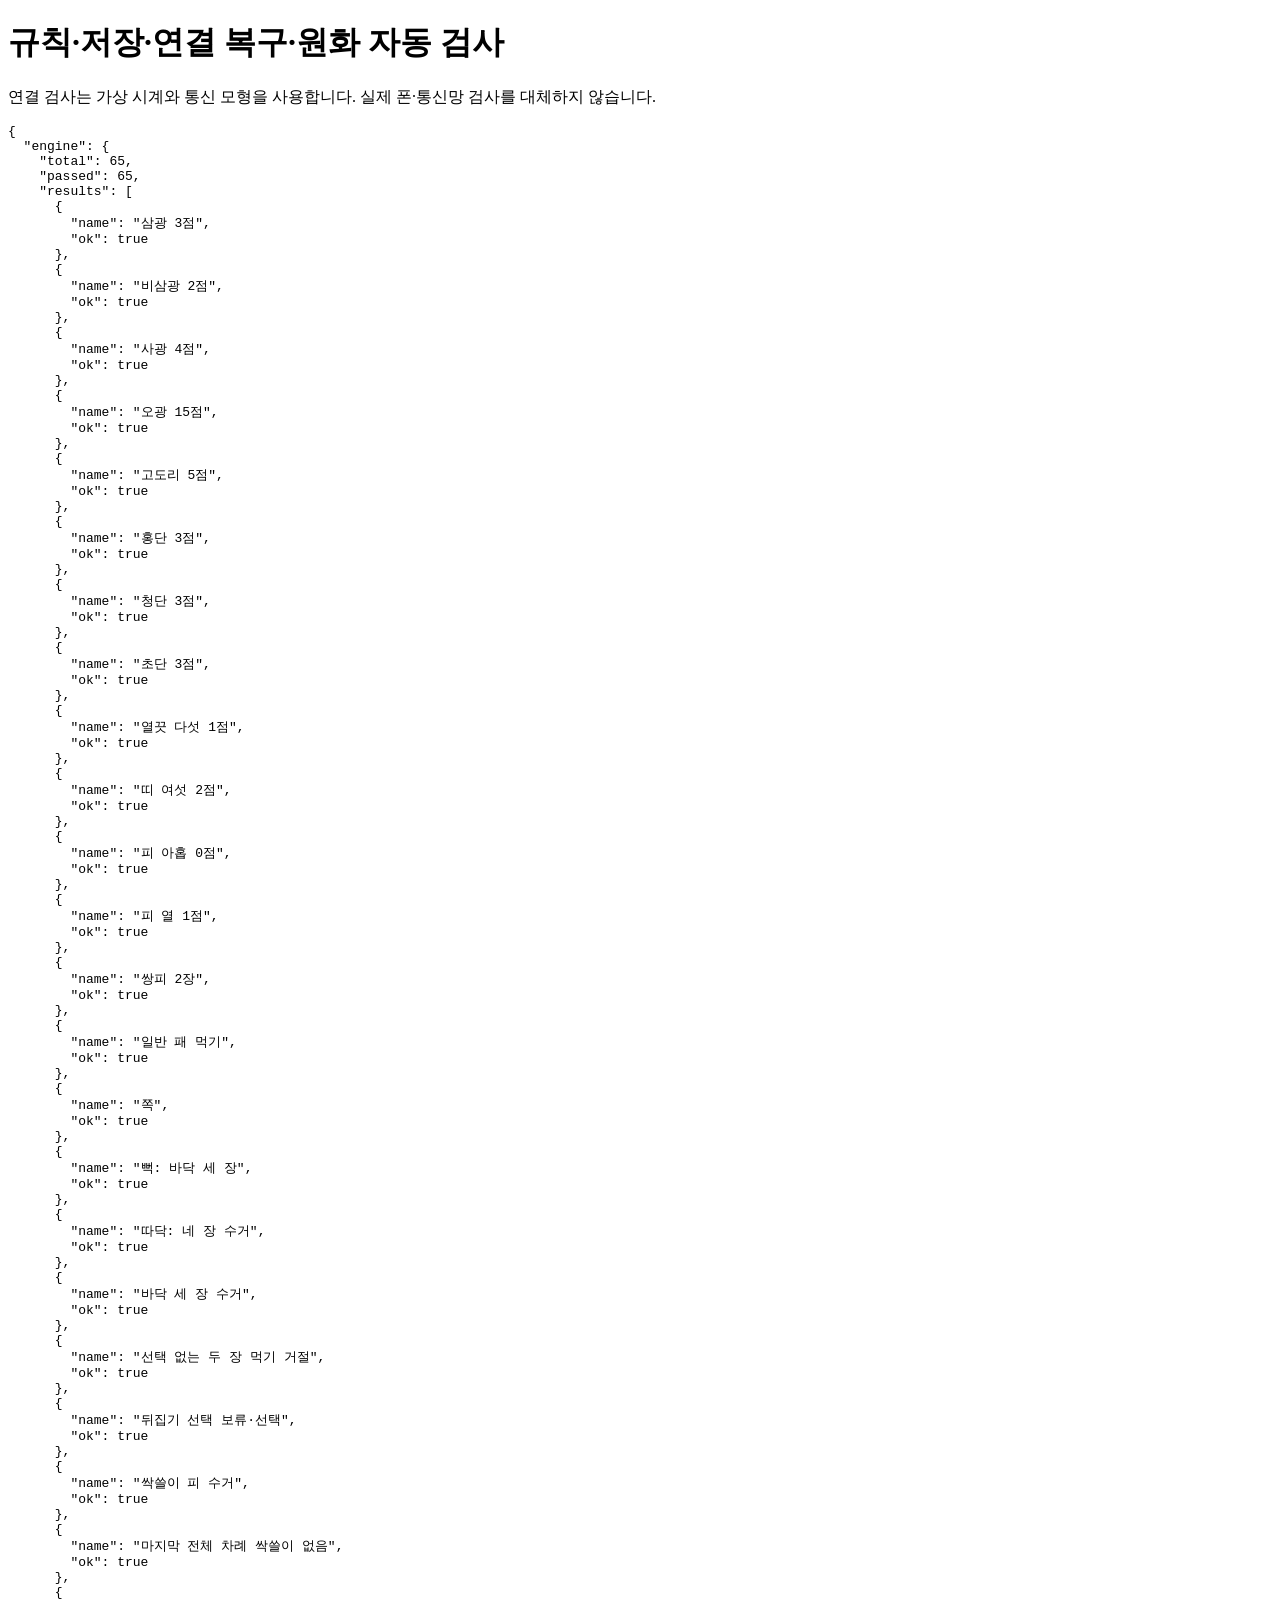
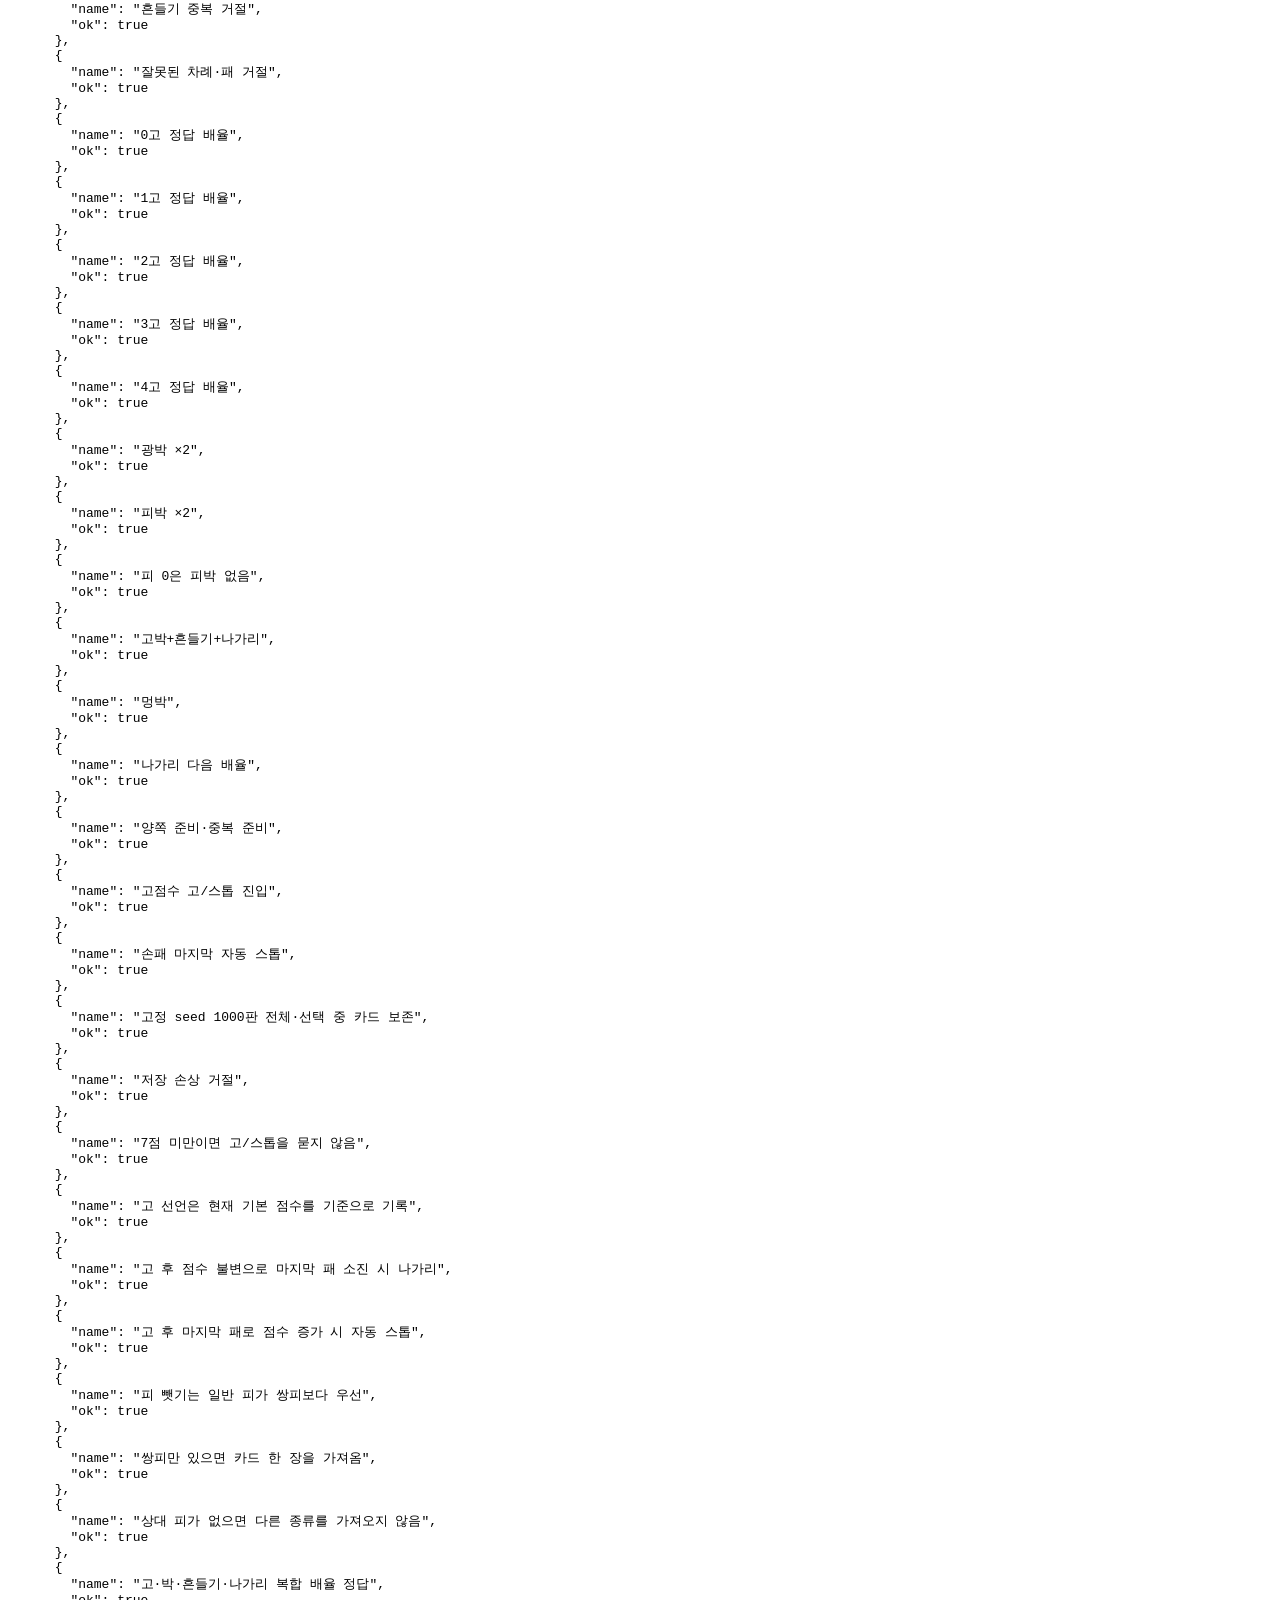
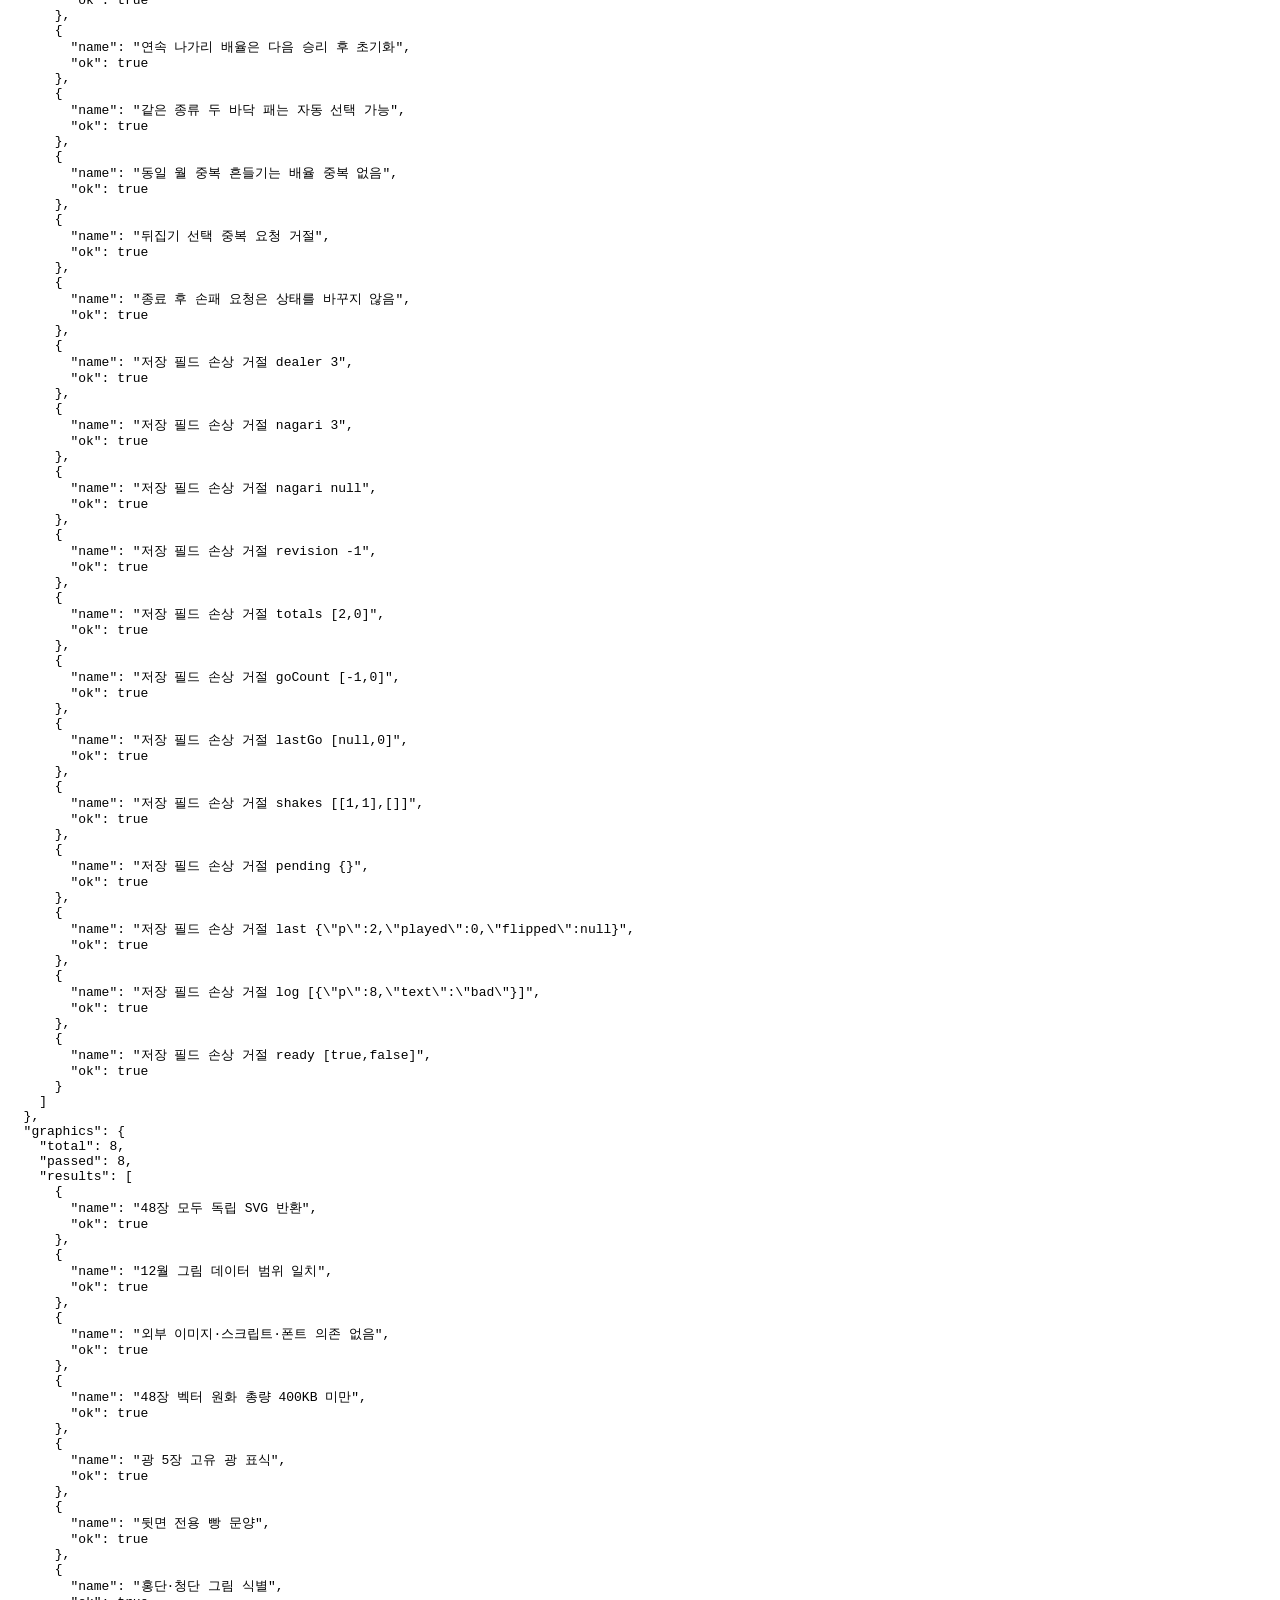
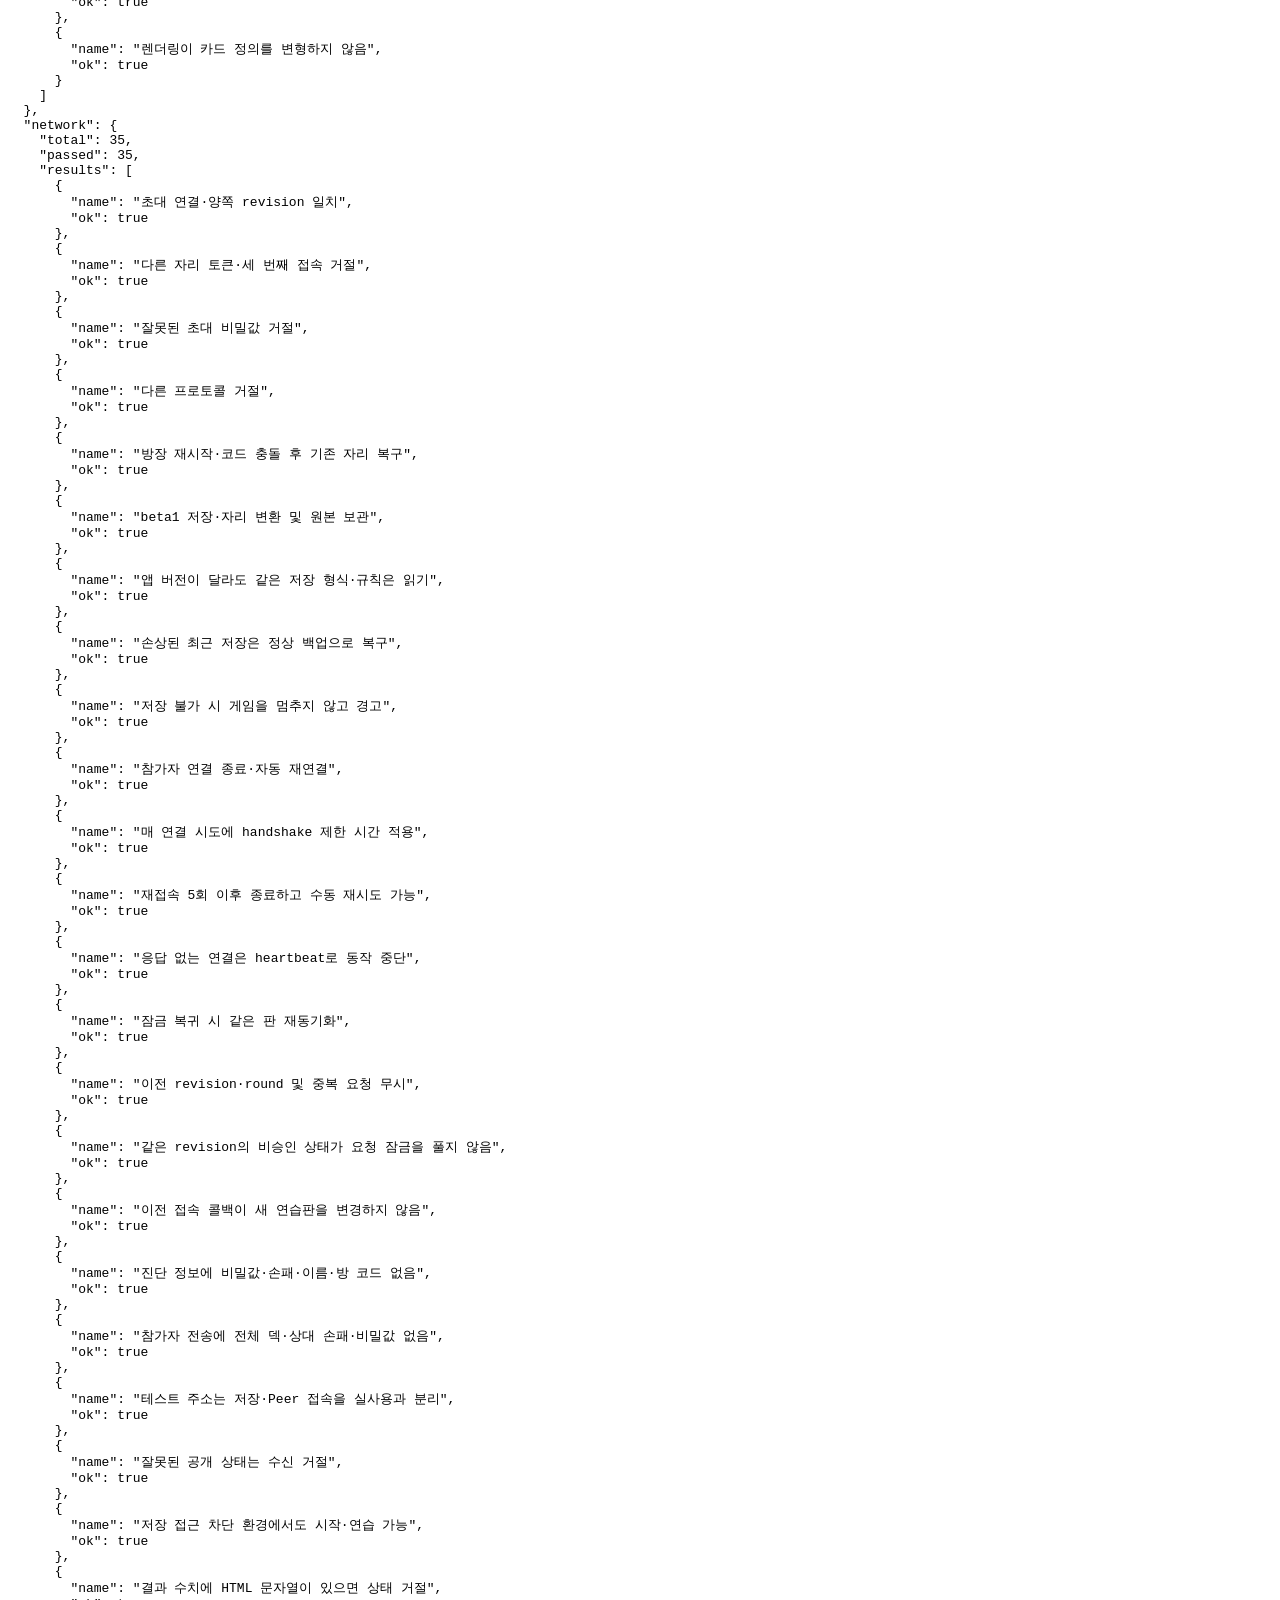
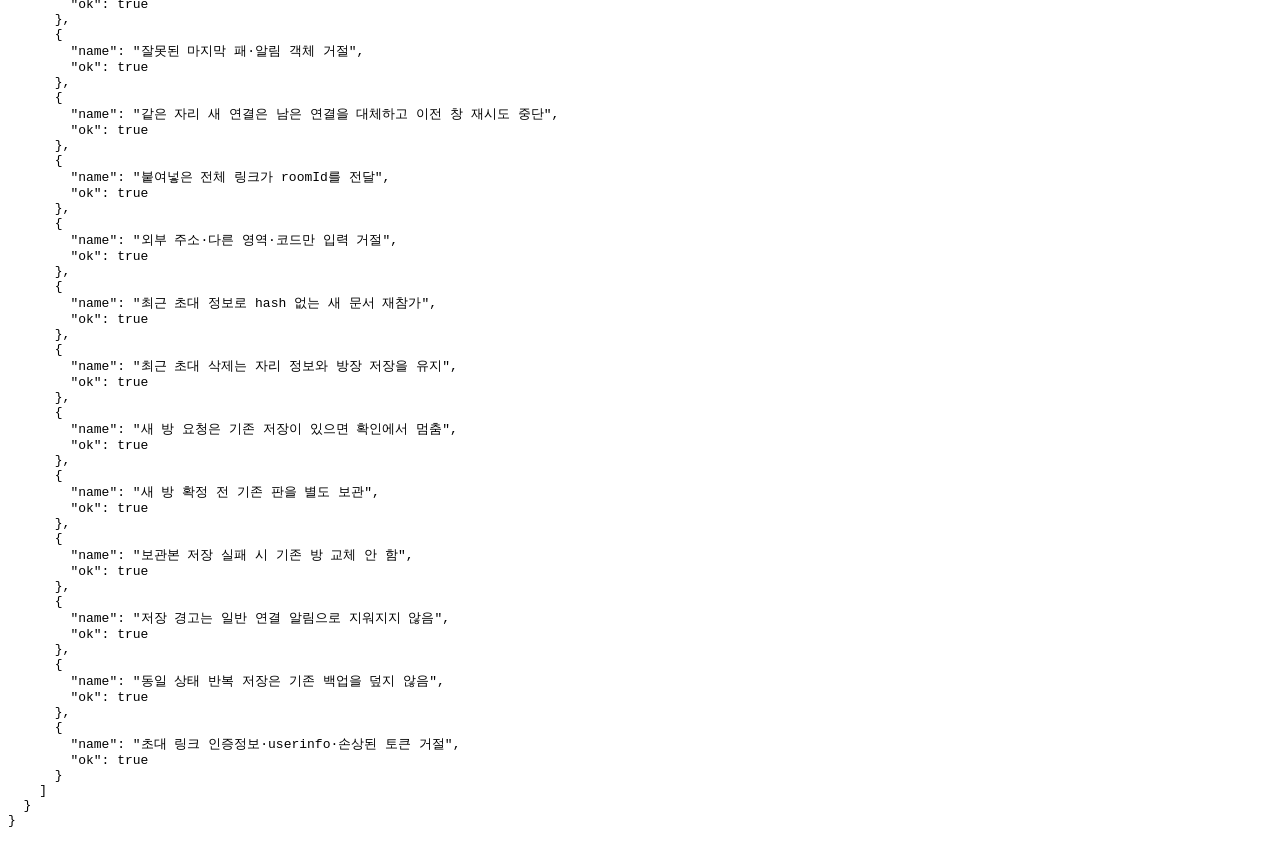
<file: tests.html>
<!doctype html><html lang="ko"><meta charset="utf-8"><meta name="viewport" content="width=device-width,initial-scale=1"><title>Game BBang 통합 검사</title><h1>규칙·저장·연결 복구·원화 자동 검사</h1><p>연결 검사는 가상 시계와 통신 모형을 사용합니다. 실제 폰·통신망 검사를 대체하지 않습니다.</p><pre id="combinedResults">검사 중…</pre><script src="engine.js?v=1.0.0-beta.5.1"></script><script src="tests.js?v=1.0.0-beta.5.1"></script><script src="tests-network.js?v=1.0.0-beta.5.1"></script><script src="artwork.js?v=1.0.0-beta.5.1"></script><script src="tests-graphics.js?v=1.0.0-beta.5.1"></script><script>
(async()=>{try{const [engine,network]=await Promise.all(['engine.js','network.js'].map(async f=>{const r=await fetch(f,{cache:'no-store'});if(!r.ok)throw Error(f+' HTTP '+r.status);return r.text()}));const r={engine:runTests(),graphics:runGraphicsTests(),network:runNetworkTests(engine,network)};window.testReport=r;document.getElementById('combinedResults').textContent=JSON.stringify(r,null,2);document.title=Object.values(r).every(x=>x.total===x.passed)?'PASS · Game BBang 통합 검사':'FAIL · Game BBang 통합 검사';}catch(e){document.getElementById('combinedResults').textContent='FAIL: '+e.message;document.title='FAIL · Game BBang 통합 검사';}})();
</script></html>
</file>
<file: style.css>
*{box-sizing:border-box} :root{color-scheme:dark;--ink:#f4e9cc;--gold:#e1bd72;--felt:#173e34;--line:#c6ac7333;--muted:#c1cbbd}body{margin:0;background:radial-gradient(ellipse at 50% 10%,#285448,#102b26 85%);color:var(--ink);font-family:"Pretendard","Apple SD Gothic Neo","Malgun Gothic",sans-serif;min-height:100vh;touch-action:manipulation;-webkit-user-select:none;user-select:none}body:before{content:"";position:fixed;inset:0;pointer-events:none;opacity:.045;background-image:url("data:image/svg+xml,%3Csvg xmlns='http://www.w3.org/2000/svg' width='6' height='6'%3E%3Cpath d='M0 0h1v1H0zm3 3h1v1H3z' fill='%23ffffff'/%3E%3C/svg%3E")}button,input{font:inherit}button{cursor:pointer;border:0;border-radius:9px;padding:11px 16px;min-height:44px;font-size:14px;font-weight:700;touch-action:manipulation}button:disabled{opacity:.52;cursor:default}button:focus-visible,summary:focus-visible{outline:3px solid #90d9e6;outline-offset:3px}.btn{background:linear-gradient(#edcf91,#d7ac5d);color:#322b20;border:1px solid #f5ddaa;box-shadow:0 2px 0 #77613e}.btn2{background:#ffffff08;color:var(--ink);border:1px solid #d2c09844}.btnr{background:#a93342;color:#fff5e1;border:1px solid #d1777e}.row{display:flex;gap:8px;align-items:center}.row>input{min-width:0;flex:1}.row>button{flex-shrink:0;white-space:nowrap}input{padding:12px;border:1px solid #ccba8c55;border-radius:9px;background:#0d2923;color:#fff3d2;width:100%;font-size:16px;user-select:text}label{display:block;font-size:12px;color:var(--muted);margin:14px 0 7px}h1,h2,h3,p{overflow-wrap:anywhere}#lobby{position:relative;max-width:420px;margin:auto;padding:30px 18px}#lobby h1{text-align:center;font-family:Georgia,serif;font-size:34px;font-weight:500;letter-spacing:-1px;margin:6px 0 8px}.build{text-align:center;color:var(--gold);font-size:11px;letter-spacing:.3px;margin:0 0 12px}.sub{text-align:center;font-size:14px;color:var(--muted);margin:0 0 24px}.lobby-mark{display:flex;justify-content:center;align-items:center;height:110px;margin:2px 0 16px}.lobby-mark .card{--w:57px;transform:rotate(-15deg) translate(12px,4px)}.lobby-mark .card:nth-child(2){transform:translateY(-4px);z-index:1}.lobby-mark .card:nth-child(3){transform:rotate(15deg) translate(-12px,4px)}.panel{background:#0a201c66;border:1px solid var(--line);border-radius:14px;padding:17px;margin-bottom:12px}.panel h3{font-size:14px;font-weight:600;margin:0 0 12px}.panel p{font-size:12px;line-height:1.7;color:var(--muted)}.code{font-size:34px;font-weight:800;letter-spacing:6px;text-align:center;color:var(--gold);margin:16px 0}.muted{font-size:12px;color:var(--muted);line-height:1.6}details{font-size:12px;line-height:1.7}summary{cursor:pointer;min-height:32px;align-content:center}#game{display:none;position:relative;max-width:760px;margin:auto;padding:8px 10px 24px}.top{display:flex;justify-content:space-between;gap:5px;align-items:center;font-size:11px;line-height:1.6;flex-wrap:wrap;padding:2px}.top b{color:var(--gold)}#conn{font-size:10px;color:#b9d6bb}#game>.exitRow{text-align:right;height:36px}#game>.exitRow button{min-height:32px;padding:5px 10px;font-size:11px}.player{border:1px solid #d6be7a22;background:#0a241e80;border-radius:12px;padding:9px;margin:4px 0}.phead{display:flex;align-items:center;gap:6px;justify-content:space-between;font-size:13px;flex-wrap:wrap;min-height:22px}.phead .sc{font-size:21px;font-weight:800;color:var(--gold);font-variant-numeric:tabular-nums}.turnmark{display:inline-flex;align-items:center;font-size:10px;color:#292a20;background:var(--gold);padding:1px 6px;border-radius:10px;margin-left:5px;font-weight:700}.caps{display:flex;gap:5px;flex-wrap:wrap;max-width:100%;margin-top:5px;min-height:12px}.cg{display:flex;align-items:center;gap:4px;border-radius:5px;padding:2px 4px;background:#0002;max-width:100%}.cg .cards{display:flex;align-items:flex-end}.cg .cards .card{--w:22px;margin-right:-15px;box-shadow:none}.cg .cards .card:last-child{margin-right:0}.cg .cnt{font-size:10px;color:var(--muted);white-space:nowrap}.cg .cards .card .mo,.cg .cards .card .sym,.cg .cards .card .nm{display:none}.items{font-size:10px;color:#c1cbbd;margin-top:4px;line-height:1.5;min-height:0}.backs{display:flex}.backs .card{--w:18px;margin-right:-12px;box-shadow:none}.backs .card:last-child{margin-right:0}#table{position:relative;display:flex;flex-wrap:wrap;justify-content:center;align-content:center;gap:11px 9px;min-height:207px;margin:9px 0;padding:15px 8px;border:1px solid #d9c18b55;border-radius:25px;background:radial-gradient(ellipse,#2c6150,#214c40 75%);box-shadow:inset 0 0 0 4px #173d3299,inset 0 7px 18px #0003}#table:before{content:"우리집 맞고";position:absolute;inset:0;display:grid;place-items:center;pointer-events:none;font-size:25px;letter-spacing:6px;color:#d6c18a0c;font-weight:800}.stack{display:flex;flex-direction:column;isolation:isolate}.stack .card+.card{margin-top:calc(var(--w)*-1.08)}.deck{display:flex;flex-direction:column;align-items:center;justify-content:center;gap:4px;font-size:10px;color:#e4d9b9;margin-right:5px}.deck .card{box-shadow:2px 2px #b59f7b,4px 4px #4d332e,5px 5px 6px #0007}#hand{display:flex;flex-wrap:wrap;justify-content:center;gap:8px 6px;max-width:336px;margin:auto;padding:8px 0 12px} .card{--w:36px;position:relative;width:var(--w);height:calc(var(--w)*1.55);border-radius:4px;display:inline-flex;flex:none;overflow:visible;isolation:isolate;border:1px solid #462e2e;background:#fff2d8;color:#292820;box-shadow:0 2px 0 #5d352b,0 4px 6px #0005;padding:0;min-height:0;vertical-align:middle;font-size:calc(var(--w)*.19);transition:transform .14s ease,box-shadow .14s ease}.card .art{position:absolute;inset:0;width:100%;height:100%;border-radius:3px;z-index:0;pointer-events:none}.card .mo{position:absolute;left:3px;top:3px;z-index:1;min-width:1.2em;text-align:center;font-size:1.1em;font-weight:900;background:#fff6e3eb;color:#56362e;border-radius:2px;line-height:1.25}.card .sym{position:absolute;right:2px;bottom:12px;z-index:1;border-radius:2px;padding:1px 2px;background:#fff8e5e8;color:#553c2c;font-size:.78em;line-height:1.2;font-weight:800}.card .nm{position:absolute;bottom:0;left:0;right:0;z-index:1;font-size:clamp(8px,calc(var(--w)*.15),11px);line-height:1.2;background:#fff7dfed;color:#443d30;text-align:center;border-radius:0 0 3px 3px}.card.k-gwang .sym,.card.k-hong .sym{background:#9f2538;color:#fff6dd}.card.k-cheong .sym{background:#204d7c;color:#fff6dd}.card.k-ssang .sym{background:#514166;color:#fff6dd}.card.back{background:#752330;overflow:hidden}.card.match{box-shadow:0 0 0 2px #f0cd7a,0 3px 8px #0008}.card.match:after{content:"·";position:absolute;right:1px;top:0;z-index:2;color:#402f14;background:#f0cd7a;font-size:15px;font-weight:900;line-height:12px;width:12px;text-align:center;border-radius:0 3px 0 6px}.card.sel{transform:translateY(-7px);outline:3px solid #fff1b8;outline-offset:2px}.card.opt{outline:3px solid #83d7e3;outline-offset:2px;cursor:pointer}.card.lastf{outline:2px solid #ec9a58;outline-offset:1px}.card.playable{cursor:pointer}.card.playable:active{transform:translateY(-5px)}button.card:focus-visible{outline:3px solid #9de2ed;outline-offset:4px;z-index:3}#hand .card{--w:58px}#table .card{--w:48px}#game.largeCards #hand .card{--w:64px}#game.largeCards #table .card{--w:54px}#lastPlay{display:flex;justify-content:center;align-items:center;gap:5px;font-size:10px;color:var(--muted);flex-wrap:wrap;min-height:32px;margin:4px 0}#lastPlay .card{--w:22px}#lastPlay .card .mo,#lastPlay .card .sym,#lastPlay .card .nm{display:none}#status{font-size:14px;line-height:1.6;text-align:center;padding:9px 7px 3px;font-weight:600;min-height:34px}#status .muted{display:block;font-size:10px}#shakeBar button{font-size:11px;padding:7px 10px;min-height:36px}.toolsPanel,#history,#gameHelp{border-top:1px solid var(--line);padding:9px 2px;font-size:12px;color:var(--muted);margin-top:3px}.toolsPanel summary{text-align:center;color:var(--ink)}.gameTools{display:flex;gap:6px;flex-wrap:wrap;justify-content:center;padding:9px 0}.gameTools button{font-size:12px;padding:8px 10px}.rules p{font-size:12px;line-height:1.8}#historyList{max-height:180px;overflow:auto;line-height:1.6}#historyList p{margin:4px 0;padding:4px 0;border-bottom:1px solid #ffffff12}#modal{position:fixed;inset:0;background:#081b18cf;backdrop-filter:blur(3px);display:none;align-items:center;justify-content:center;z-index:20;padding:16px}#modal .box{background:#173e34;border:1px solid #d6b56c99;border-radius:20px;padding:25px 18px 18px;max-width:390px;width:100%;text-align:center;max-height:88dvh;overflow:auto;overscroll-behavior:contain;box-shadow:0 16px 70px #0008}#modal h2{margin:0 0 15px;font-family:Georgia,serif;font-size:25px;color:#f6dc9d}#modal .opts{display:flex;justify-content:center;gap:14px;margin:17px 0;flex-wrap:wrap}#modal .opts .card{--w:68px}#modal .opts>button:not(.card){min-width:106px;min-height:60px;border-radius:12px}#modal table{width:100%;border-collapse:collapse;margin:15px 0;font-size:13px;text-align:left}#modal td{border-bottom:1px solid #d4c09422;padding:6px}#modal td:last-child{text-align:right}#modal tr:last-child{background:#e5c67d13}#modal tr:last-child td{padding:13px 6px}#modal tr:last-child b{font-size:25px!important;color:#f2d18d!important}.resultScore{font-size:46px;font-weight:800;color:var(--gold);line-height:1.15;margin:12px 0 5px}.resultScore small{font-size:15px;margin-left:4px}.modalActions{border-top:1px solid var(--line);display:flex;justify-content:center;flex-wrap:wrap;gap:7px;margin-top:18px;padding-top:13px}.modalActions button{font-size:11px;min-height:38px;padding:8px 10px}.decisionHint{font-size:12px;line-height:1.7;color:var(--muted);margin-top:6px}#toast{position:fixed;top:36%;left:50%;transform:translate(-50%,-50%);max-width:90vw;white-space:normal;background:#efcd87;color:#382b1f;font-size:24px;font-weight:900;letter-spacing:1px;padding:17px 28px;border:1px solid #fff0bf;border-radius:12px;box-shadow:0 8px 32px #0007;display:none;z-index:30;pointer-events:none}dialog{max-width:600px;width:calc(100% - 24px);max-height:85dvh;overflow:auto;border:1px solid #d6b56c99;border-radius:16px;background:#173e34;color:var(--ink);padding:20px}dialog::backdrop{background:#071c17cc}#exitConfirm{max-width:360px}#exitConfirm h2{margin:0 0 12px;font-size:21px}#exitConfirm p{font-size:14px;line-height:1.7}#exitConfirm .row{justify-content:flex-end;flex-wrap:wrap}#captureDialog .cards{flex-wrap:wrap;gap:7px}#captureDialog .cg{flex-wrap:wrap;gap:10px;margin-bottom:12px;padding:7px}#captureDialog .cards .card{--w:56px;margin-right:0}#captureDialog .card .mo,#captureDialog .card .sym,#captureDialog .card .nm{display:block}#captureDialog .cnt{font-size:13px}#diagnosticText{user-select:text;width:100%;height:250px;color:#222;background:#fff;font-size:12px}#globalNotice,#updateNotice{position:sticky;top:0;z-index:60;background:#f0d79a;color:#29251c;padding:10px;text-align:center;font-size:13px;overflow-wrap:anywhere}#globalNotice:empty,#updateNotice:empty{display:none}#updateNotice{z-index:59;background:#284f67;color:#fff}.connectionWarning{background:#efd493;color:#322c20;border-radius:8px;padding:10px}.connectionWarning+.btn2{margin-bottom:8px}#connectionHelp[hidden]{display:none}#sharing{position:fixed;bottom:8px;left:5%;width:90%;z-index:70;background:#163a2e;border-radius:8px;padding:0 6px}#sharing:has(#shareMessage:empty){display:none}#sharing input{user-select:text}.fx-layer{position:fixed;inset:0;pointer-events:none;z-index:18;overflow:hidden}.fx-card{position:absolute;pointer-events:none;margin:0!important;transform-origin:top left}.fx-pending{opacity:0!important}@media(hover:hover){.card.playable:hover{transform:translateY(-5px)}}@media(max-width:360px){#game{padding:6px 8px 18px}#hand .card{--w:51px}#hand{max-width:294px;gap:7px 6px}#table .card{--w:43px}#table{min-height:189px;gap:10px 7px}#game.largeCards #hand{max-width:100%}#game.largeCards #hand .card{--w:59px}#game.largeCards #table .card{--w:49px}.phead{font-size:12px}#lobby{padding:24px 16px}.card .nm{font-size:.72em}}@media(min-width:680px){#game{padding:14px 20px 30px}#table{min-height:240px}#table .card{--w:58px}#hand{max-width:100%;gap:7px}#hand .card{--w:60px}#game.largeCards #hand{max-width:100%}#game.largeCards #hand .card{--w:64px}.player{padding:12px}#lobby{padding-top:44px}}@media(prefers-reduced-motion:reduce){*,*:before,*:after{transition:none!important;animation:none!important;scroll-behavior:auto!important}.fx-layer{display:none}}

/* Illustration finishing pass: retain generous touch targets, reclaim card canvas. */
body:not(.beginner) .card .nm{display:none}body:not(.beginner) .card:not(.k-gwang):not(.k-ssang) .sym{display:none}.card .mo{font-size:12px;min-width:15px;top:2px;left:2px;line-height:1.25;box-shadow:0 0 0 1px #dcc7a266}.card{box-shadow:0 2px 0 #a67b51,0 3px 0 #4d3028,0 5px 8px #0005;background:#f8e7c2}.card.playable:active{transform:translateY(-2px);box-shadow:0 1px 0 #543a2c,0 2px 3px #0004}.card .sym{bottom:3px}.beginner .card .sym{bottom:13px}.card.back{box-shadow:0 2px 0 #ad8052,0 3px 0 #543729,0 5px 8px #0005}
#table{display:grid;grid-template-columns:repeat(5,minmax(0,1fr));gap:11px 5px;justify-items:center;align-items:center;align-content:center;min-height:204px;padding:12px 6px}.stack{position:relative;flex-direction:row;justify-content:center;align-items:center;max-width:100%;min-height:calc(var(--w,48px)*1.55)}.stack .card+.card{margin-top:0;margin-left:calc(var(--w)*-.67)}.stack .card:nth-child(2){transform:translateY(6px)}.stack .card:nth-child(3){transform:translateY(12px)}.stack .card:nth-child(4){transform:translateY(18px)}.stack .card .sym{right:1px;font-size:8px}.stack .card{--w:43px!important}.stack:has(.card:nth-child(3)){min-height:90px}.deck{margin:0;align-self:center}.deck .card{--w:43px!important}#hand{max-width:346px;gap:8px 7px;padding:9px 0 12px}#hand .card{--w:60px}#lastPlay{min-height:26px;font-size:9px;margin:0}#lastPlay[hidden]{display:none}.player{padding:7px 9px}.phead .sc{font-size:20px}.items:empty{display:none}.caps:empty{margin-top:0;min-height:0}#status{padding-top:7px;font-size:13px}#status .muted{display:none}#cardDetailDialog{text-align:center}.inspectGrid{display:flex;gap:12px 9px;flex-wrap:wrap;justify-content:center;padding:8px 0 18px}.inspectGrid .card{--w:58px}.cardPortrait{display:flex;justify-content:center;margin:20px 0}.cardPortrait .card{--w:150px}.cardPortrait .card .mo{font-size:22px}.cardPortrait .card .sym{font-size:14px}.cardPortrait .card .nm{font-size:16px}#cardDetailDialog p{line-height:1.7;font-size:14px}#cardDetailDialog h3{font-size:17px}#cardDetailDialog>.btn{margin-top:16px}#cardDetailDialog .inspectGrid .card:focus-visible{outline:3px solid #a0e0eb;outline-offset:3px}.fx-event{position:fixed;left:50%;top:34%;transform:translate(-50%,-50%);z-index:31;pointer-events:none;font-size:28px;font-weight:900;color:#f7dd9f;text-shadow:0 2px 1px #63302d;background:#193d31e8;padding:12px 24px;border-radius:12px;border:1px solid #dbb973}.fx-event[data-kind="sweep"]{border-color:#9bdbcf;color:#c2f2e8}.fx-event[data-kind="ttadak"]{border-color:#e6a28c;color:#ffceb5}
@media(max-width:360px){#hand{max-width:296px;gap:8px 7px}#hand .card{--w:52px}#table{grid-template-columns:repeat(4,minmax(0,1fr));gap:10px 5px;min-height:202px}.stack .card,.deck .card{--w:42px!important}.stack:has(.card:nth-child(3)){min-height:86px}.card .mo{font-size:11px}#game.largeCards #hand .card{--w:60px}}
@media(min-width:680px){#table{grid-template-columns:repeat(6,minmax(0,1fr));min-height:224px;gap:15px 8px}.stack .card,.deck .card{--w:57px!important}.stack:has(.card:nth-child(3)){min-height:105px}#hand{max-width:100%;gap:9px}#hand .card{--w:62px}.card .mo{font-size:13px}}

/* A stacked card exposes its complete month/type header, not just a thin art sliver. */
.stack{flex-direction:column}.stack .card{--w:44px!important}.stack .card+.card{margin-left:0;margin-top:calc(var(--w)*-1.12)}.stack .card:nth-child(n){transform:none}.stack .card .mo{font-size:11px}.stack .card .sym{display:block!important;top:2px;bottom:auto;right:2px;left:auto;font-size:8px;line-height:1.25;padding:1px 2px}.stack:has(.card:nth-child(3)){min-height:106px}.deck .card{--w:44px!important}@media(min-width:680px){.stack .card,.deck .card{--w:57px!important}.stack .card .mo{font-size:13px}.stack .card .sym{font-size:10px}.stack:has(.card:nth-child(3)){min-height:137px}}

#storageNotice{position:sticky;top:0;z-index:85;background:#ffdf9c;color:#342817;padding:11px;font-size:14px;line-height:1.6;border-bottom:2px solid #a34b27}#storageNotice:empty{display:none}#globalNotice{position:relative;top:auto}#saveStatus{font-size:10px;text-align:right;min-height:15px}#game{padding-top:max(8px,env(safe-area-inset-top));padding-left:max(10px,env(safe-area-inset-left));padding-right:max(10px,env(safe-area-inset-right));padding-bottom:max(24px,env(safe-area-inset-bottom))}.fullWidth{width:100%;margin-top:8px}#recentBox{margin-top:14px}#directInviteBox:not([hidden]){border:1px solid #cfb17055;padding:12px;border-radius:10px;margin-bottom:16px}#lobby a{color:#efd49b;line-height:1.8}hr{border:0;border-top:1px solid #c6ac7333;margin:16px 0}.effectsOff *,.effectsOff *:before,.effectsOff *:after{transition:none!important;animation:none!important}#game>.exitRow{height:46px}#game>.exitRow button,.modalActions button{min-height:44px}#newRoomConfirm .row{justify-content:flex-end;flex-wrap:wrap}#newRoomConfirm p{line-height:1.7}

/* Choice targets must be fully exposed. Never force-click an obscured card. */
#table .stack:has(button.opt){grid-column:span 2;flex-direction:row;gap:10px;align-items:center;justify-content:center;min-height:90px}
#table .stack:has(button.opt) .card{--w:52px!important;transform:none!important}
#table .stack:has(button.opt) .card+.card{margin:0}
.largeCards #table .stack .card,.largeCards #table .deck .card{--w:50px!important}
.largeCards #table .stack:has(button.opt) .card{--w:60px!important}
@media(min-width:680px){#table .stack:has(button.opt) .card{--w:64px!important}.largeCards #table .stack .card,.largeCards #table .deck .card{--w:64px!important}.largeCards #table .stack:has(button.opt) .card{--w:72px!important}}
</file>
